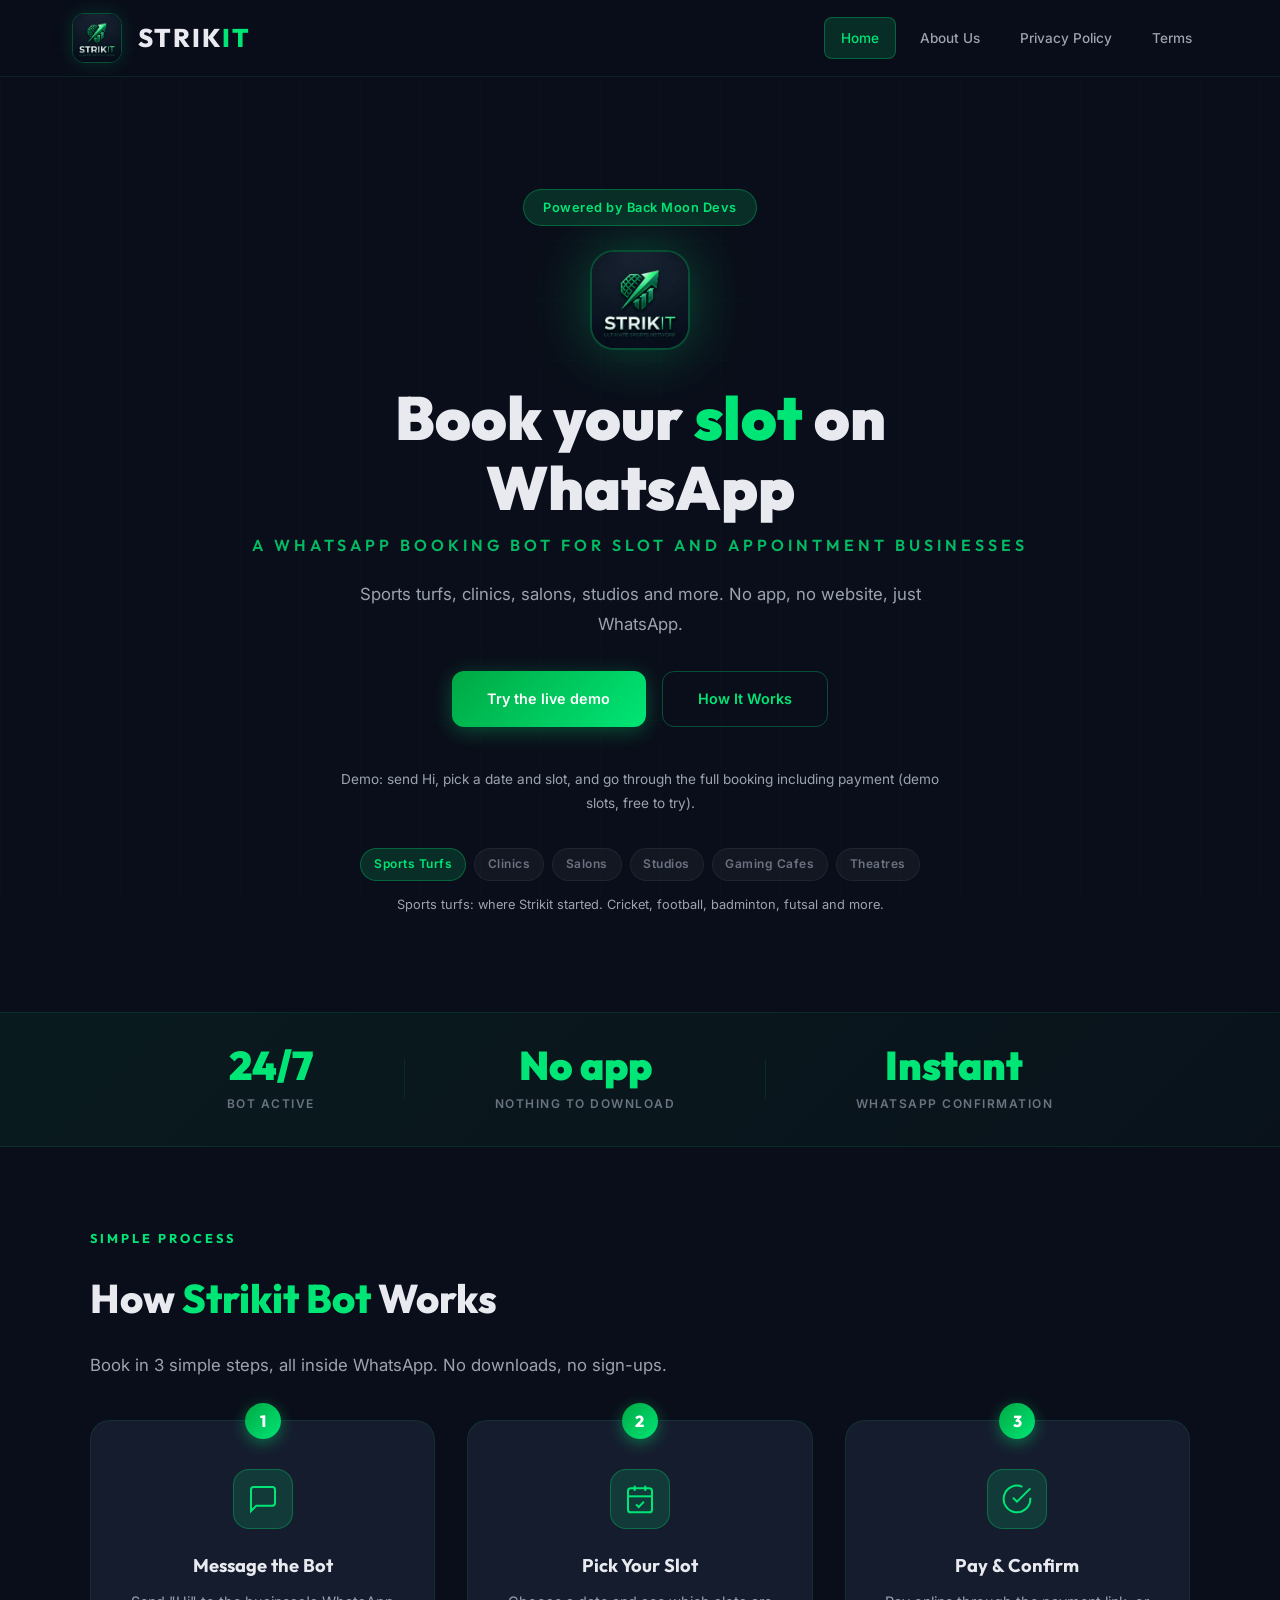
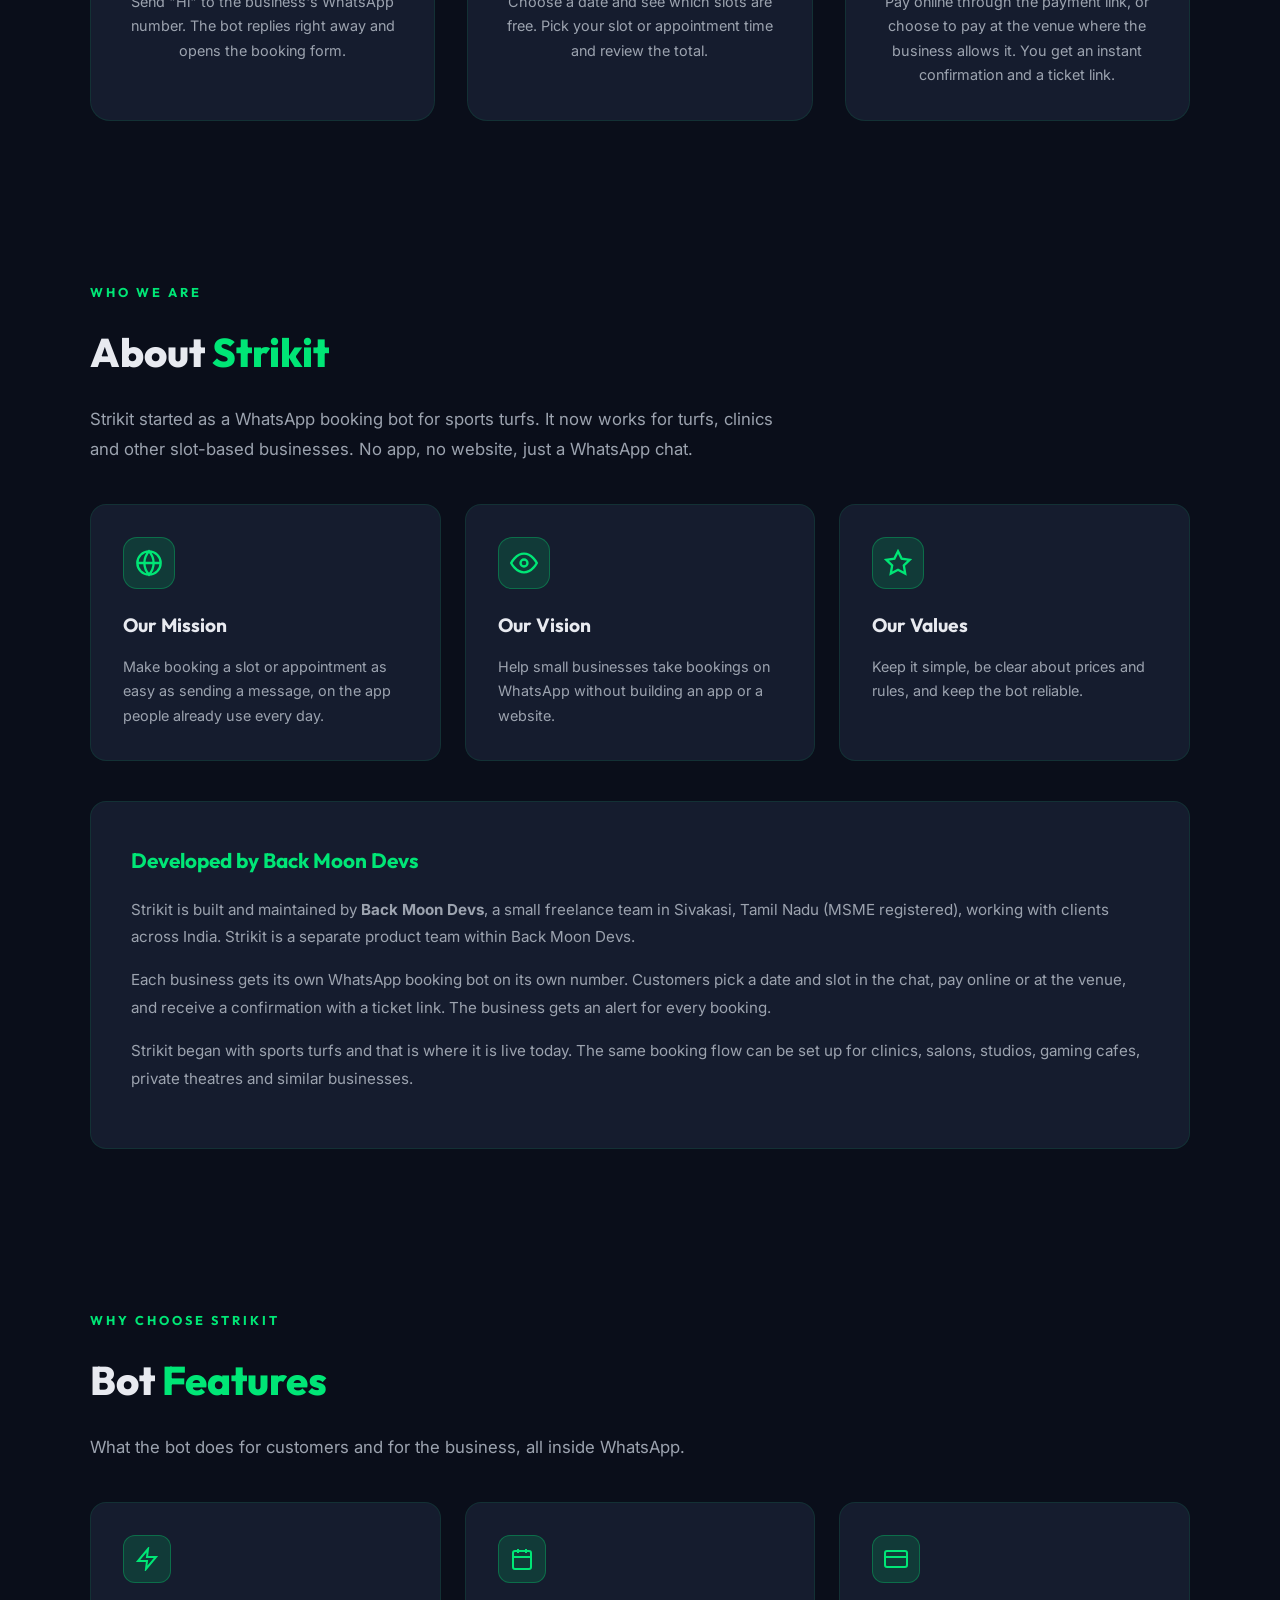
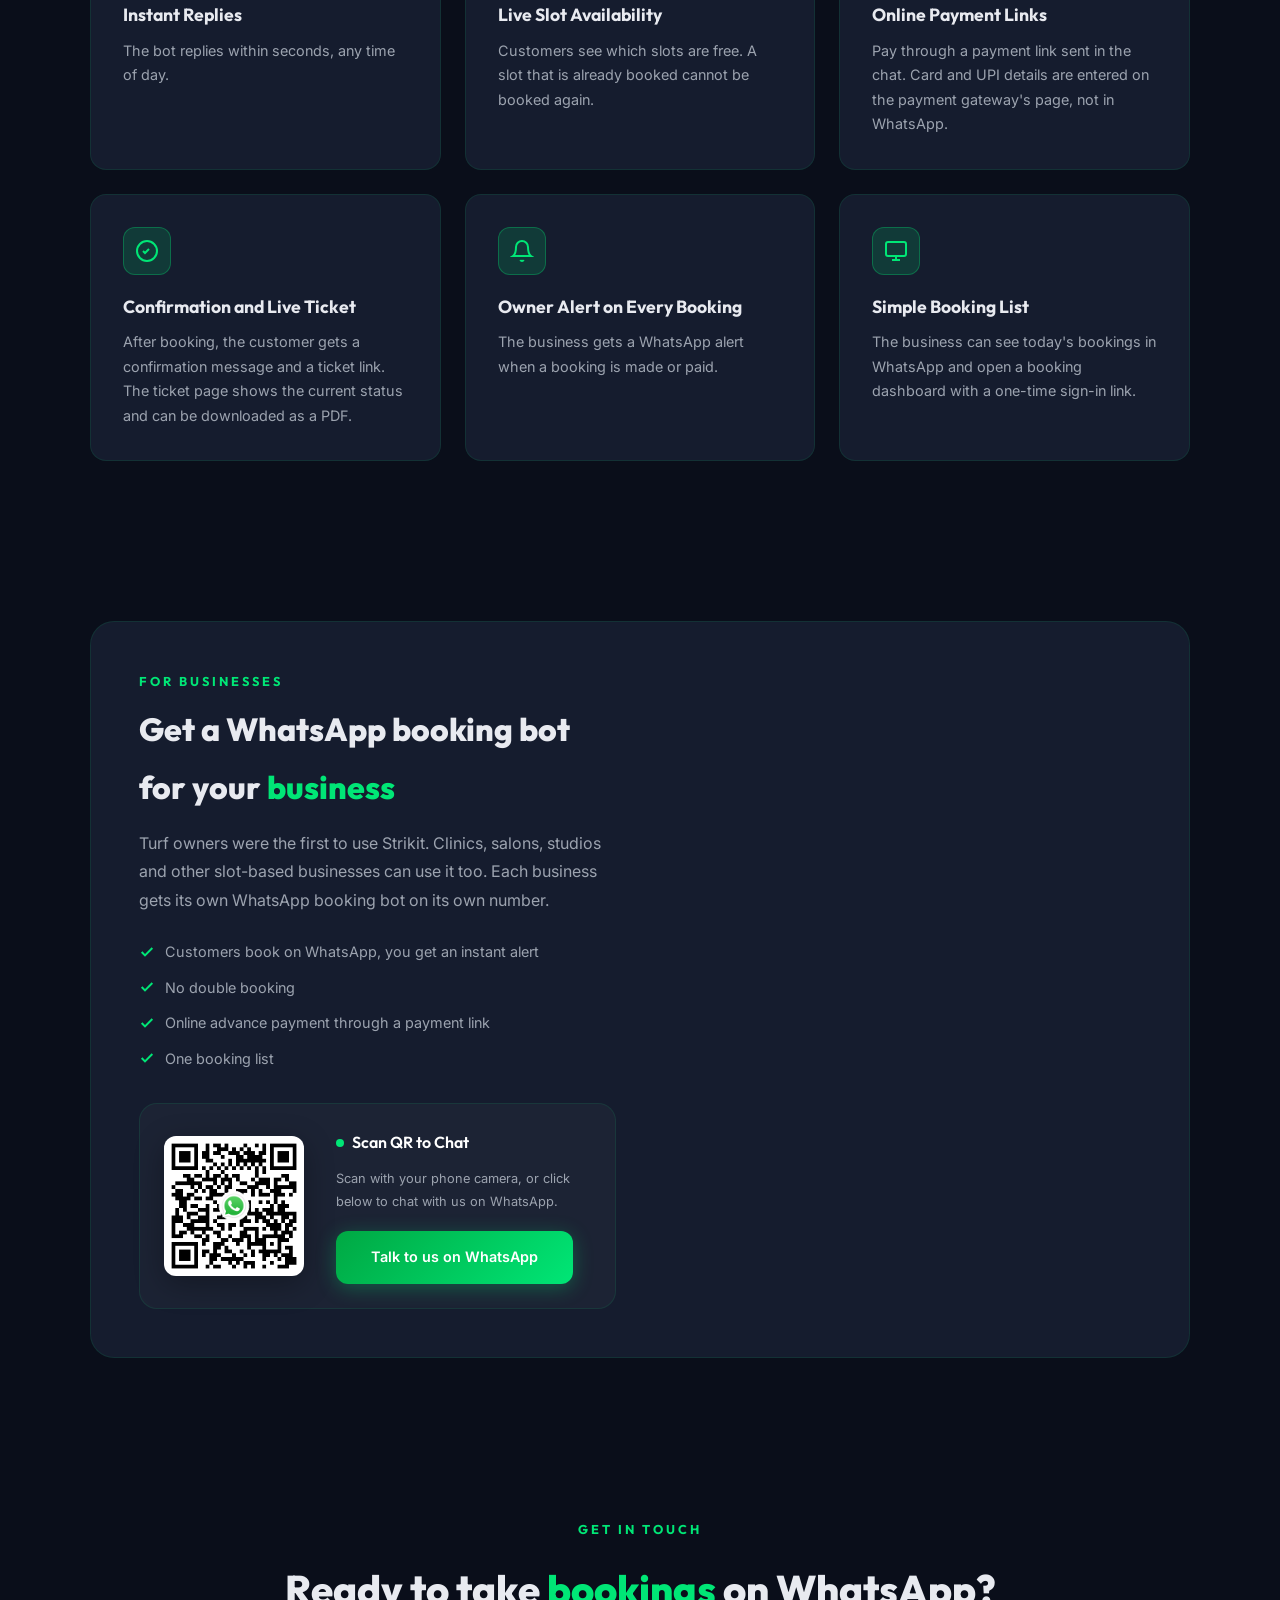
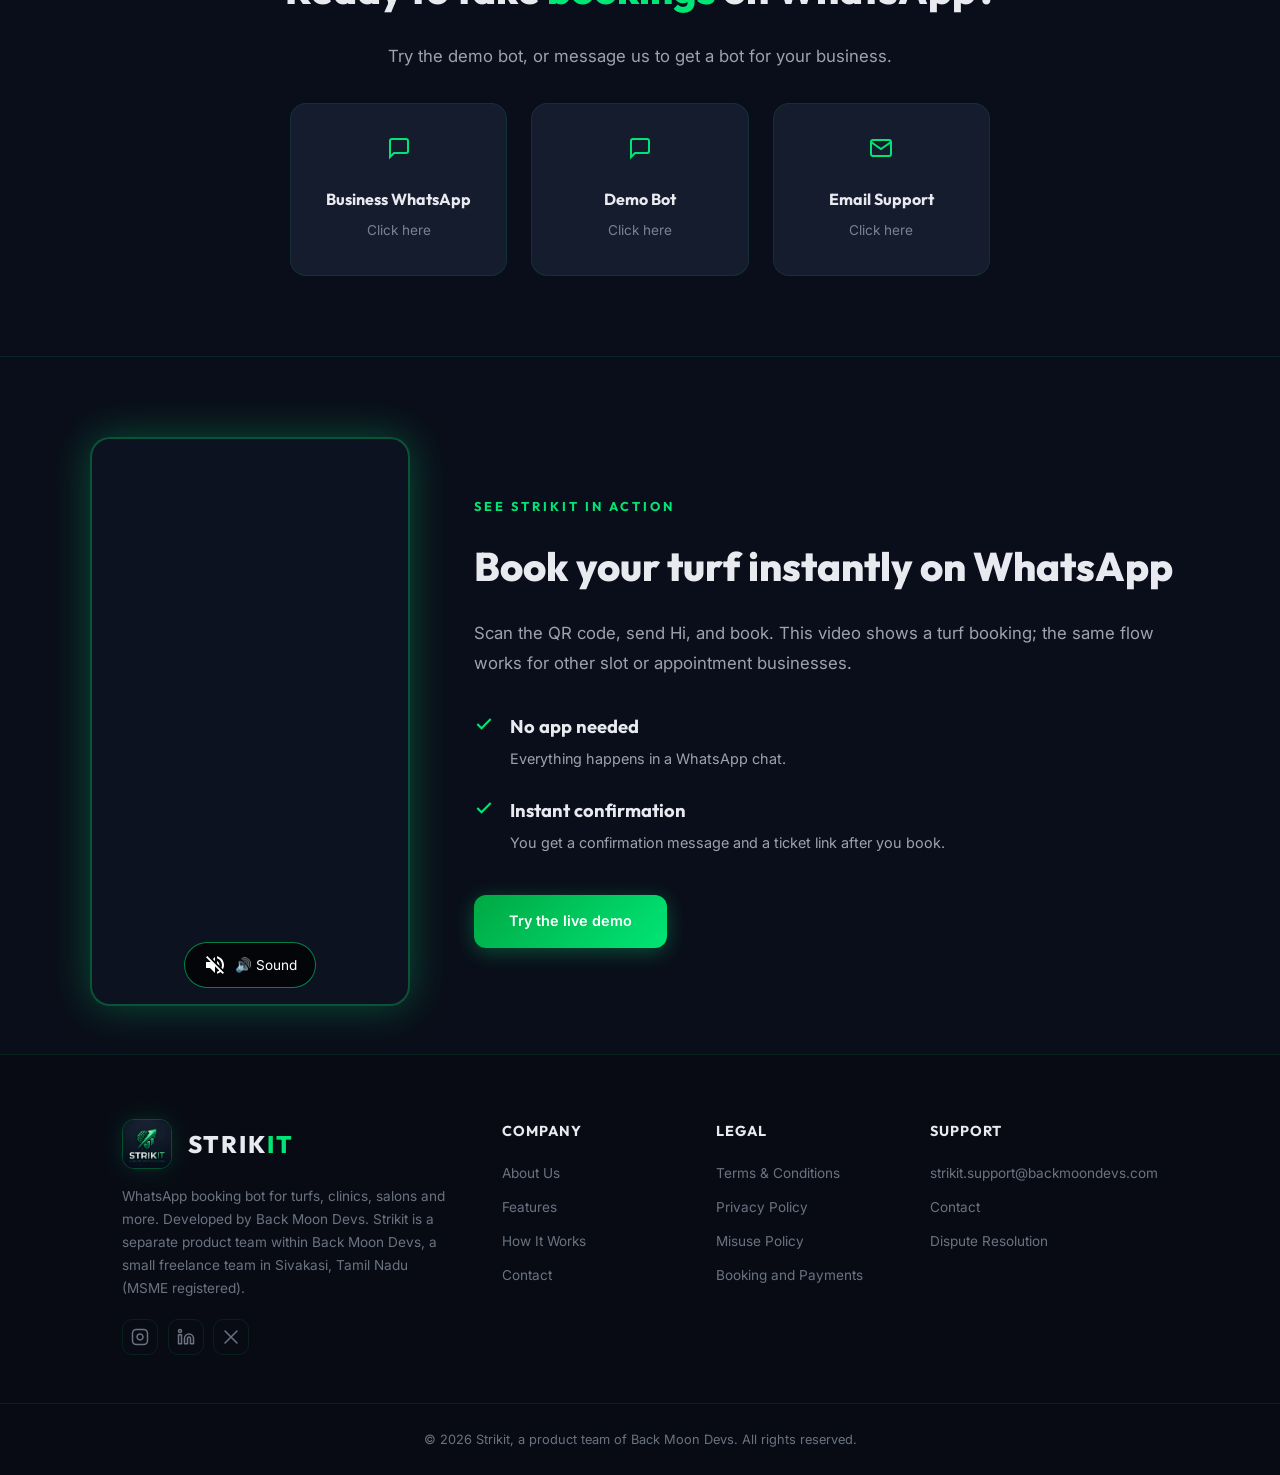
<file: index.html>
<!DOCTYPE html>
<html lang="en">
<head>
  <meta charset="UTF-8">
  <meta name="viewport" content="width=device-width, initial-scale=1.0">
  <meta name="description" content="Book slots and appointments on WhatsApp: pick a date and time, pay online, get instant confirmation. Built by Back Moon Devs.">
  <meta name="keywords" content="Strikit, WhatsApp booking bot, slot booking, appointment booking, turf booking, clinic booking, salon booking, Back Moon Devs">
  <meta name="author" content="Back Moon Devs">
  <meta property="og:title" content="Strikit: WhatsApp Booking Bot for Turfs, Clinics, Salons and More">
  <meta property="og:description" content="Book slots and appointments on WhatsApp: pick a date and time, pay online, get instant confirmation. Built by Back Moon Devs.">
  <meta property="og:type" content="website">
  <meta property="og:url" content="https://strikit.in">
  <meta name="twitter:card" content="summary">
  <meta name="twitter:title" content="Strikit: WhatsApp Booking Bot for Turfs, Clinics, Salons and More">
  <meta name="twitter:description" content="Book slots and appointments on WhatsApp: pick a date and time, pay online, get instant confirmation. Built by Back Moon Devs.">
  <title>Strikit: WhatsApp Booking Bot for Turfs, Clinics, Salons and More | Back Moon Devs</title>
  <link rel="icon" href="logo.jpeg" type="image/jpeg">
  <link rel="stylesheet" href="styles.css">
</head>
<body>
  <div class="bg-effects"><div class="bg-orb bg-orb-1"></div><div class="bg-orb bg-orb-2"></div><div class="bg-orb bg-orb-3"></div></div>
  <div class="bg-grid"></div>

  <!-- HERO -->
  <section class="home-hero">
    <div class="home-hero-content">
      <div class="hero-trust-row">
        <span class="hero-trust-badge">Powered by Back Moon Devs</span>
      </div>
      <img src="logo.jpeg" alt="Strikit Logo" class="home-hero-logo">
      <h1>Book your <span class="highlight">slot</span> on WhatsApp</h1>
      <p class="home-hero-tagline">A WhatsApp booking bot for slot and appointment businesses</p>
      <p class="home-hero-desc">Sports turfs, clinics, salons, studios and more. No app, no website, just WhatsApp.</p>
      <div class="home-hero-actions">
        <a href="https://wa.me/919360756749" target="_blank" rel="noopener noreferrer" class="btn btn-primary">Try the live demo</a>
        <a href="#how-it-works" class="btn btn-outline">How It Works</a>
      </div>
      <p class="home-hero-desc" style="font-size:0.85rem;margin-top:1rem;">Demo: send Hi, pick a date and slot, and go through the full booking including payment (demo slots, free to try).</p>
      <div class="hero-sports-tags">
        <span class="sport-tag" style="color:var(--green-primary);border-color:var(--border-active);background:var(--green-glow);">Sports Turfs</span>
        <span class="sport-tag">Clinics</span>
        <span class="sport-tag">Salons</span>
        <span class="sport-tag">Studios</span>
        <span class="sport-tag">Gaming Cafes</span>
        <span class="sport-tag">Theatres</span>
      </div>
      <p class="home-hero-desc" style="font-size:0.8rem;margin-top:0.75rem;">Sports turfs: where Strikit started. Cricket, football, badminton, futsal and more.</p>
    </div>
  </section>

  <!-- STATS BANNER -->
  <section class="stats-banner">
    <div class="stats-banner-inner">
      <div class="stat-item"><span class="stat-num">24/7</span><span class="stat-label">Bot Active</span></div>
      <div class="stat-divider"></div>
      <div class="stat-item"><span class="stat-num">No app</span><span class="stat-label">Nothing to Download</span></div>
      <div class="stat-divider"></div>
      <div class="stat-item"><span class="stat-num">Instant</span><span class="stat-label">WhatsApp Confirmation</span></div>
    </div>
  </section>

  <!-- HOW IT WORKS -->
  <section class="home-section" id="how-it-works">
    <div class="home-section-inner">
      <div class="section-label">Simple Process</div>
      <h2>How <span class="highlight">Strikit Bot</span> Works</h2>
      <p class="section-lead">Book in 3 simple steps, all inside WhatsApp. No downloads, no sign-ups.</p>
      <div class="steps-grid">
        <div class="step-card fade-in">
          <div class="step-number">1</div>
          <div class="step-line"></div>
          <div class="step-icon"><svg width="32" height="32" viewBox="0 0 24 24" fill="none" stroke="currentColor" stroke-width="1.5"><path d="M21 15a2 2 0 0 1-2 2H7l-4 4V5a2 2 0 0 1 2-2h14a2 2 0 0 1 2 2z"/></svg></div>
          <h3>Message the Bot</h3>
          <p>Send "Hi" to the business's WhatsApp number. The bot replies right away and opens the booking form.</p>
        </div>
        <div class="step-card fade-in">
          <div class="step-number">2</div>
          <div class="step-line"></div>
          <div class="step-icon"><svg width="32" height="32" viewBox="0 0 24 24" fill="none" stroke="currentColor" stroke-width="1.5"><rect x="3" y="4" width="18" height="18" rx="2" ry="2"/><line x1="16" y1="2" x2="16" y2="6"/><line x1="8" y1="2" x2="8" y2="6"/><line x1="3" y1="10" x2="21" y2="10"/><path d="m9 16 2 2 4-4"/></svg></div>
          <h3>Pick Your Slot</h3>
          <p>Choose a date and see which slots are free. Pick your slot or appointment time and review the total.</p>
        </div>
        <div class="step-card fade-in">
          <div class="step-number">3</div>
          <div class="step-icon"><svg width="32" height="32" viewBox="0 0 24 24" fill="none" stroke="currentColor" stroke-width="1.5"><path d="M22 11.08V12a10 10 0 1 1-5.93-9.14"/><polyline points="22 4 12 14.01 9 11.01"/></svg></div>
          <h3>Pay & Confirm</h3>
          <p>Pay online through the payment link, or choose to pay at the venue where the business allows it. You get an instant confirmation and a ticket link.</p>
        </div>
      </div>
    </div>
  </section>

  <!-- ABOUT US -->
  <section class="home-section" id="about">
    <div class="home-section-inner">
      <div class="section-label">Who We Are</div>
      <h2>About <span class="highlight">Strikit</span></h2>
      <p class="section-lead">Strikit started as a WhatsApp booking bot for sports turfs. It now works for turfs, clinics and other slot-based businesses. No app, no website, just a WhatsApp chat.</p>
      <div class="about-grid">
        <div class="about-card fade-in">
          <div class="about-card-icon"><svg width="28" height="28" viewBox="0 0 24 24" fill="none" stroke="currentColor" stroke-width="2"><circle cx="12" cy="12" r="10"/><path d="M2 12h20M12 2a15.3 15.3 0 0 1 4 10 15.3 15.3 0 0 1-4 10 15.3 15.3 0 0 1-4-10 15.3 15.3 0 0 1 4-10z"/></svg></div>
          <h3>Our Mission</h3>
          <p>Make booking a slot or appointment as easy as sending a message, on the app people already use every day.</p>
        </div>
        <div class="about-card fade-in">
          <div class="about-card-icon"><svg width="28" height="28" viewBox="0 0 24 24" fill="none" stroke="currentColor" stroke-width="2"><path d="M1 12s4-8 11-8 11 8 11 8-4 8-11 8-11-8-11-8z"/><circle cx="12" cy="12" r="3"/></svg></div>
          <h3>Our Vision</h3>
          <p>Help small businesses take bookings on WhatsApp without building an app or a website.</p>
        </div>
        <div class="about-card fade-in">
          <div class="about-card-icon"><svg width="28" height="28" viewBox="0 0 24 24" fill="none" stroke="currentColor" stroke-width="2"><polygon points="12 2 15.09 8.26 22 9.27 17 14.14 18.18 21.02 12 17.77 5.82 21.02 7 14.14 2 9.27 8.91 8.26 12 2"/></svg></div>
          <h3>Our Values</h3>
          <p>Keep it simple, be clear about prices and rules, and keep the bot reliable.</p>
        </div>
      </div>
      <div class="about-story fade-in">
        <h3>Developed by Back Moon Devs</h3>
        <p>Strikit is built and maintained by <strong>Back Moon Devs</strong>, a small freelance team in Sivakasi, Tamil Nadu (MSME registered), working with clients across India. Strikit is a separate product team within Back Moon Devs.</p>
        <p>Each business gets its own WhatsApp booking bot on its own number. Customers pick a date and slot in the chat, pay online or at the venue, and receive a confirmation with a ticket link. The business gets an alert for every booking.</p>
        <p>Strikit began with sports turfs and that is where it is live today. The same booking flow can be set up for clinics, salons, studios, gaming cafes, private theatres and similar businesses.</p>
      </div>
    </div>
  </section>

  <!-- FEATURES -->
  <section class="home-section" id="features">
    <div class="home-section-inner">
      <div class="section-label">Why Choose Strikit</div>
      <h2>Bot <span class="highlight">Features</span></h2>
      <p class="section-lead">What the bot does for customers and for the business, all inside WhatsApp.</p>
      <div class="features-grid">
        <div class="feature-card fade-in"><div class="feature-icon-wrap"><svg width="24" height="24" viewBox="0 0 24 24" fill="none" stroke="currentColor" stroke-width="2"><polygon points="13 2 3 14 12 14 11 22 21 10 12 10 13 2"/></svg></div><h3>Instant Replies</h3><p>The bot replies within seconds, any time of day.</p></div>
        <div class="feature-card fade-in"><div class="feature-icon-wrap"><svg width="24" height="24" viewBox="0 0 24 24" fill="none" stroke="currentColor" stroke-width="2"><rect x="3" y="4" width="18" height="18" rx="2" ry="2"/><line x1="16" y1="2" x2="16" y2="6"/><line x1="8" y1="2" x2="8" y2="6"/><line x1="3" y1="10" x2="21" y2="10"/></svg></div><h3>Live Slot Availability</h3><p>Customers see which slots are free. A slot that is already booked cannot be booked again.</p></div>
        <div class="feature-card fade-in"><div class="feature-icon-wrap"><svg width="24" height="24" viewBox="0 0 24 24" fill="none" stroke="currentColor" stroke-width="2"><rect x="1" y="4" width="22" height="16" rx="2" ry="2"/><line x1="1" y1="10" x2="23" y2="10"/></svg></div><h3>Online Payment Links</h3><p>Pay through a payment link sent in the chat. Card and UPI details are entered on the payment gateway's page, not in WhatsApp.</p></div>
        <div class="feature-card fade-in"><div class="feature-icon-wrap"><svg width="24" height="24" viewBox="0 0 24 24" fill="none" stroke="currentColor" stroke-width="2"><circle cx="12" cy="12" r="10"/><path d="M8 12l2 2 4-4"/></svg></div><h3>Confirmation and Live Ticket</h3><p>After booking, the customer gets a confirmation message and a ticket link. The ticket page shows the current status and can be downloaded as a PDF.</p></div>
        <div class="feature-card fade-in"><div class="feature-icon-wrap"><svg width="24" height="24" viewBox="0 0 24 24" fill="none" stroke="currentColor" stroke-width="2"><path d="M18 8A6 6 0 0 0 6 8c0 7-3 9-3 9h18s-3-2-3-9"/><path d="M13.73 21a2 2 0 0 1-3.46 0"/></svg></div><h3>Owner Alert on Every Booking</h3><p>The business gets a WhatsApp alert when a booking is made or paid.</p></div>
        <div class="feature-card fade-in"><div class="feature-icon-wrap"><svg width="24" height="24" viewBox="0 0 24 24" fill="none" stroke="currentColor" stroke-width="2"><rect x="2" y="3" width="20" height="14" rx="2" ry="2"/><line x1="8" y1="21" x2="16" y2="21"/><line x1="12" y1="17" x2="12" y2="21"/></svg></div><h3>Simple Booking List</h3><p>The business can see today's bookings in WhatsApp and open a booking dashboard with a one-time sign-in link.</p></div>
      </div>
    </div>
  </section>

  <!-- FOR BUSINESSES -->
  <section class="home-section owner-cta-section">
    <div class="home-section-inner">
      <div class="owner-cta">
        <div class="owner-cta-content">
          <div class="section-label">For Businesses</div>
          <h2>Get a WhatsApp booking bot for your <span class="highlight">business</span></h2>
          <p>Turf owners were the first to use Strikit. Clinics, salons, studios and other slot-based businesses can use it too. Each business gets its own WhatsApp booking bot on its own number.</p>
          <ul class="owner-benefits">
            <li><svg width="16" height="16" viewBox="0 0 24 24" fill="none" stroke="var(--green-primary)" stroke-width="3"><polyline points="20 6 9 17 4 12"/></svg>Customers book on WhatsApp, you get an instant alert</li>
            <li><svg width="16" height="16" viewBox="0 0 24 24" fill="none" stroke="var(--green-primary)" stroke-width="3"><polyline points="20 6 9 17 4 12"/></svg>No double booking</li>
            <li><svg width="16" height="16" viewBox="0 0 24 24" fill="none" stroke="var(--green-primary)" stroke-width="3"><polyline points="20 6 9 17 4 12"/></svg>Online advance payment through a payment link</li>
            <li><svg width="16" height="16" viewBox="0 0 24 24" fill="none" stroke="var(--green-primary)" stroke-width="3"><polyline points="20 6 9 17 4 12"/></svg>One booking list</li>
          </ul>
          <div class="owner-qr-wrapper">
            <a href="https://wa.me/919360756749" target="_blank" rel="noopener noreferrer" class="owner-qr-link">
              <img src="whatsapp_qr.png" alt="QR code that opens the Strikit WhatsApp demo chat" class="owner-qr-img">
            </a>
            <div class="owner-qr-details">
              <div class="qr-scan-badge">
                <span class="pulse-dot"></span>
                Scan QR to Chat
              </div>
              <p class="qr-subtext">Scan with your phone camera, or click below to chat with us on WhatsApp.</p>
              <a href="https://wa.me/919360756749" target="_blank" rel="noopener noreferrer" class="btn btn-primary">Talk to us on WhatsApp</a>
            </div>
          </div>
        </div>
      </div>
    </div>
  </section>

  <!-- TRUST / CONTACT -->
  <section class="home-section" id="contact">
    <div class="home-section-inner" style="text-align:center;">
      <div class="section-label">Get In Touch</div>
      <h2>Ready to take <span class="highlight">bookings</span> on WhatsApp?</h2>
      <p class="section-lead" style="margin:0 auto 2rem;">Try the demo bot, or message us to get a bot for your business.</p>
      <div class="contact-cards">
        <a class="contact-card" href="https://wa.me/919025488642" target="_blank" rel="noopener noreferrer" aria-label="Business WhatsApp"><svg width="24" height="24" viewBox="0 0 24 24" fill="none" stroke="var(--green-primary)" stroke-width="2"><path d="M21 15a2 2 0 0 1-2 2H7l-4 4V5a2 2 0 0 1 2-2h14a2 2 0 0 1 2 2z"/></svg><h4>Business WhatsApp</h4><p>Click here</p></a>
        <a class="contact-card" href="https://wa.me/919360756749" target="_blank" rel="noopener noreferrer" aria-label="Demo Bot"><svg width="24" height="24" viewBox="0 0 24 24" fill="none" stroke="var(--green-primary)" stroke-width="2"><path d="M21 15a2 2 0 0 1-2 2H7l-4 4V5a2 2 0 0 1 2-2h14a2 2 0 0 1 2 2z"/></svg><h4>Demo Bot</h4><p>Click here</p></a>
        <a class="contact-card" href="mailto:strikit.support@backmoondevs.com" aria-label="Email Support"><svg width="24" height="24" viewBox="0 0 24 24" fill="none" stroke="var(--green-primary)" stroke-width="2"><path d="M4 4h16c1.1 0 2 .9 2 2v12c0 1.1-.9 2-2 2H4c-1.1 0-2-.9-2-2V6c0-1.1.9-2 2-2z"/><polyline points="22,6 12,13 2,6"/></svg><h4>Email Support</h4><p>Click here</p></a>
      </div>
    </div>
  </section>

  <!-- OPTIONAL VIDEO SHOWCASE: configured in site-config.js; removed automatically if no videoSrc is set. -->
  <section class="home-section brand-showcase-section" id="showcase" hidden>
    <div class="home-section-inner">
      <div class="showcase-container">
        <div class="showcase-video-wrap fade-in">
          <video autoplay loop muted playsinline class="showcase-video" aria-label="Strikit demo video"></video>
          <button class="video-unmute-btn" id="unmuteBtn" aria-label="Turn sound on">
            <svg width="24" height="24" viewBox="0 0 24 24" fill="white"><path d="M16.5 12A4.5 4.5 0 0 0 14 7.97v2.21l2.45 2.45c.03-.2.05-.41.05-.63zm2.5 0c0 .94-.2 1.82-.54 2.64l1.51 1.51A8.796 8.796 0 0 0 21 12c0-4.28-2.99-7.86-7-8.77v2.06c2.89.86 5 3.54 5 6.71zM4.27 3 3 4.27 7.73 9H3v6h4l5 5v-6.73l4.25 4.25c-.67.52-1.42.93-2.25 1.18v2.06a8.99 8.99 0 0 0 3.69-1.81L19.73 21 21 19.73l-9-9L4.27 3zM12 4 9.91 6.09 12 8.18V4z"/></svg>
            <span>🔊 Sound</span>
          </button>
        </div>
        <div class="showcase-content fade-in">
          <div class="section-label" id="showcaseLabel"></div>
          <h2 id="showcaseHeadline"></h2>
          <p id="showcaseText"></p>
          <div class="showcase-points" id="showcasePoints"></div>
          <a href="#" id="showcaseBtn" target="_blank" rel="noopener noreferrer" class="btn btn-primary"></a>
        </div>
      </div>
    </div>
  </section>

  <!-- FOOTER -->
  <footer class="site-footer">
    <div class="footer-main">
      <div class="footer-brand">
        <div class="footer-logo-row">
          <img src="logo.jpeg" alt="Strikit" class="footer-logo-img">
          <div class="footer-logo-text"><span>STRIK</span><span>IT</span></div>
        </div>
        <p>WhatsApp booking bot for turfs, clinics, salons and more. Developed by Back Moon Devs. Strikit is a separate product team within Back Moon Devs, a small freelance team in Sivakasi, Tamil Nadu (MSME registered).</p>
        <div class="footer-social">
          <a href="https://www.instagram.com/backmoondevs/" target="_blank" rel="noopener noreferrer" class="social-link" aria-label="Instagram"><svg width="18" height="18" viewBox="0 0 24 24" fill="none" stroke="currentColor" stroke-width="2"><rect x="2" y="2" width="20" height="20" rx="5" ry="5"/><path d="M16 11.37A4 4 0 1 1 12.63 8 4 4 0 0 1 16 11.37z"/><line x1="17.5" y1="6.5" x2="17.51" y2="6.5"/></svg></a>
          <a href="https://www.linkedin.com/company/124243946/" target="_blank" rel="noopener noreferrer" class="social-link" aria-label="LinkedIn"><svg width="18" height="18" viewBox="0 0 24 24" fill="none" stroke="currentColor" stroke-width="2" stroke-linecap="round" stroke-linejoin="round"><path d="M16 8a6 6 0 0 1 6 6v7h-4v-7a2 2 0 0 0-2-2 2 2 0 0 0-2 2v7h-4v-7a6 6 0 0 1 6-6z"/><rect x="2" y="9" width="4" height="12"/><circle cx="4" cy="4" r="2"/></svg></a>
          <a href="https://x.com/BackMoonDevs" target="_blank" rel="noopener noreferrer" class="social-link" aria-label="X (Twitter)"><svg width="18" height="18" viewBox="0 0 24 24" fill="none" stroke="currentColor" stroke-width="2" stroke-linecap="round"><path d="M4 4l16 16M20 4L4 20"/></svg></a>
        </div>
      </div>
      <div class="footer-links-group">
        <h4>Company</h4>
        <a href="#about">About Us</a>
        <a href="#features">Features</a>
        <a href="#how-it-works">How It Works</a>
        <a href="#contact">Contact</a>
      </div>
      <div class="footer-links-group">
        <h4>Legal</h4>
        <a href="terms.html">Terms & Conditions</a>
        <a href="privacy.html">Privacy Policy</a>
        <a href="terms.html#punishments">Misuse Policy</a>
        <a href="terms.html#booking">Booking and Payments</a>
      </div>
      <div class="footer-links-group">
        <h4>Support</h4>
        <a href="mailto:strikit.support@backmoondevs.com">strikit.support@backmoondevs.com</a>
        <a href="#contact">Contact</a>
        <a href="terms.html#dispute">Dispute Resolution</a>
      </div>
    </div>
    <div class="footer-bottom">
      <p>&copy; 2026 Strikit, a product team of Back Moon Devs. All rights reserved.</p>
    </div>
  </footer>

  <script src="nav.js"></script>
  <script src="site-config.js"></script>
  <script>
    createNav('home');

    // Scroll fade-in animation
    const observer = new IntersectionObserver((entries) => {
      entries.forEach(e => { if (e.isIntersecting) { e.target.classList.add('visible'); observer.unobserve(e.target); }});
    }, { threshold: 0.15 });
    document.querySelectorAll('.fade-in').forEach(el => observer.observe(el));

    // Optional showcase video, driven by site-config.js
    (function () {
      const sec = document.getElementById('showcase');
      const cfg = (window.STRIKIT_SITE_CONFIG || {}).showcase;
      if (!sec) return;
      if (!cfg || !cfg.videoSrc) { sec.remove(); return; }
      const v = sec.querySelector('video');
      const src = document.createElement('source');
      src.src = cfg.videoSrc; src.type = 'video/mp4';
      v.appendChild(src);
      document.getElementById('showcaseLabel').textContent = cfg.label || '';
      document.getElementById('showcaseHeadline').textContent = cfg.headline || '';
      document.getElementById('showcaseText').textContent = cfg.text || '';
      const pts = document.getElementById('showcasePoints');
      (cfg.points || []).forEach(p => {
        const d = document.createElement('div'); d.className = 'showcase-point';
        d.innerHTML = '<svg width="20" height="20" viewBox="0 0 24 24" fill="none" stroke="var(--green-primary)" stroke-width="2.5"><polyline points="20 6 9 17 4 12"/></svg><div><h4></h4><p></p></div>';
        d.querySelector('h4').textContent = p.title; d.querySelector('p').textContent = p.text;
        pts.appendChild(d);
      });
      const btn = document.getElementById('showcaseBtn');
      if (cfg.buttonText && cfg.buttonHref) { btn.textContent = cfg.buttonText; btn.href = cfg.buttonHref; } else { btn.remove(); }
      sec.hidden = false;
      sec.querySelectorAll('.fade-in').forEach(el => observer.observe(el));
    })();

    // Video: autoplay muted, click/tap video or button to unmute, scroll-based play/pause
    const brandVideo = document.querySelector('.showcase-video');
    const unmuteBtn = document.getElementById('unmuteBtn');
    if (brandVideo && unmuteBtn) {
      let soundEnabled = false;

      // Unmute handler — works on both button and video click
      const enableSound = () => {
        soundEnabled = true;
        brandVideo.muted = false;
        brandVideo.play().catch(() => {});
        unmuteBtn.classList.add('hidden');
        brandVideo.style.cursor = 'default';
      };

      unmuteBtn.addEventListener('click', enableSound);
      brandVideo.addEventListener('click', () => { if (!soundEnabled) enableSound(); });
      brandVideo.style.cursor = 'pointer';

      // Scroll: play when visible, pause+mute when not
      const videoObserver = new IntersectionObserver((entries) => {
        entries.forEach(e => {
          if (e.isIntersecting) {
            brandVideo.play().catch(() => {});
            if (soundEnabled) brandVideo.muted = false;
          } else {
            brandVideo.muted = true;
            brandVideo.pause();
          }
        });
      }, { threshold: 0.4 });
      videoObserver.observe(brandVideo);
    }
  </script>
</body>
</html>
</file>
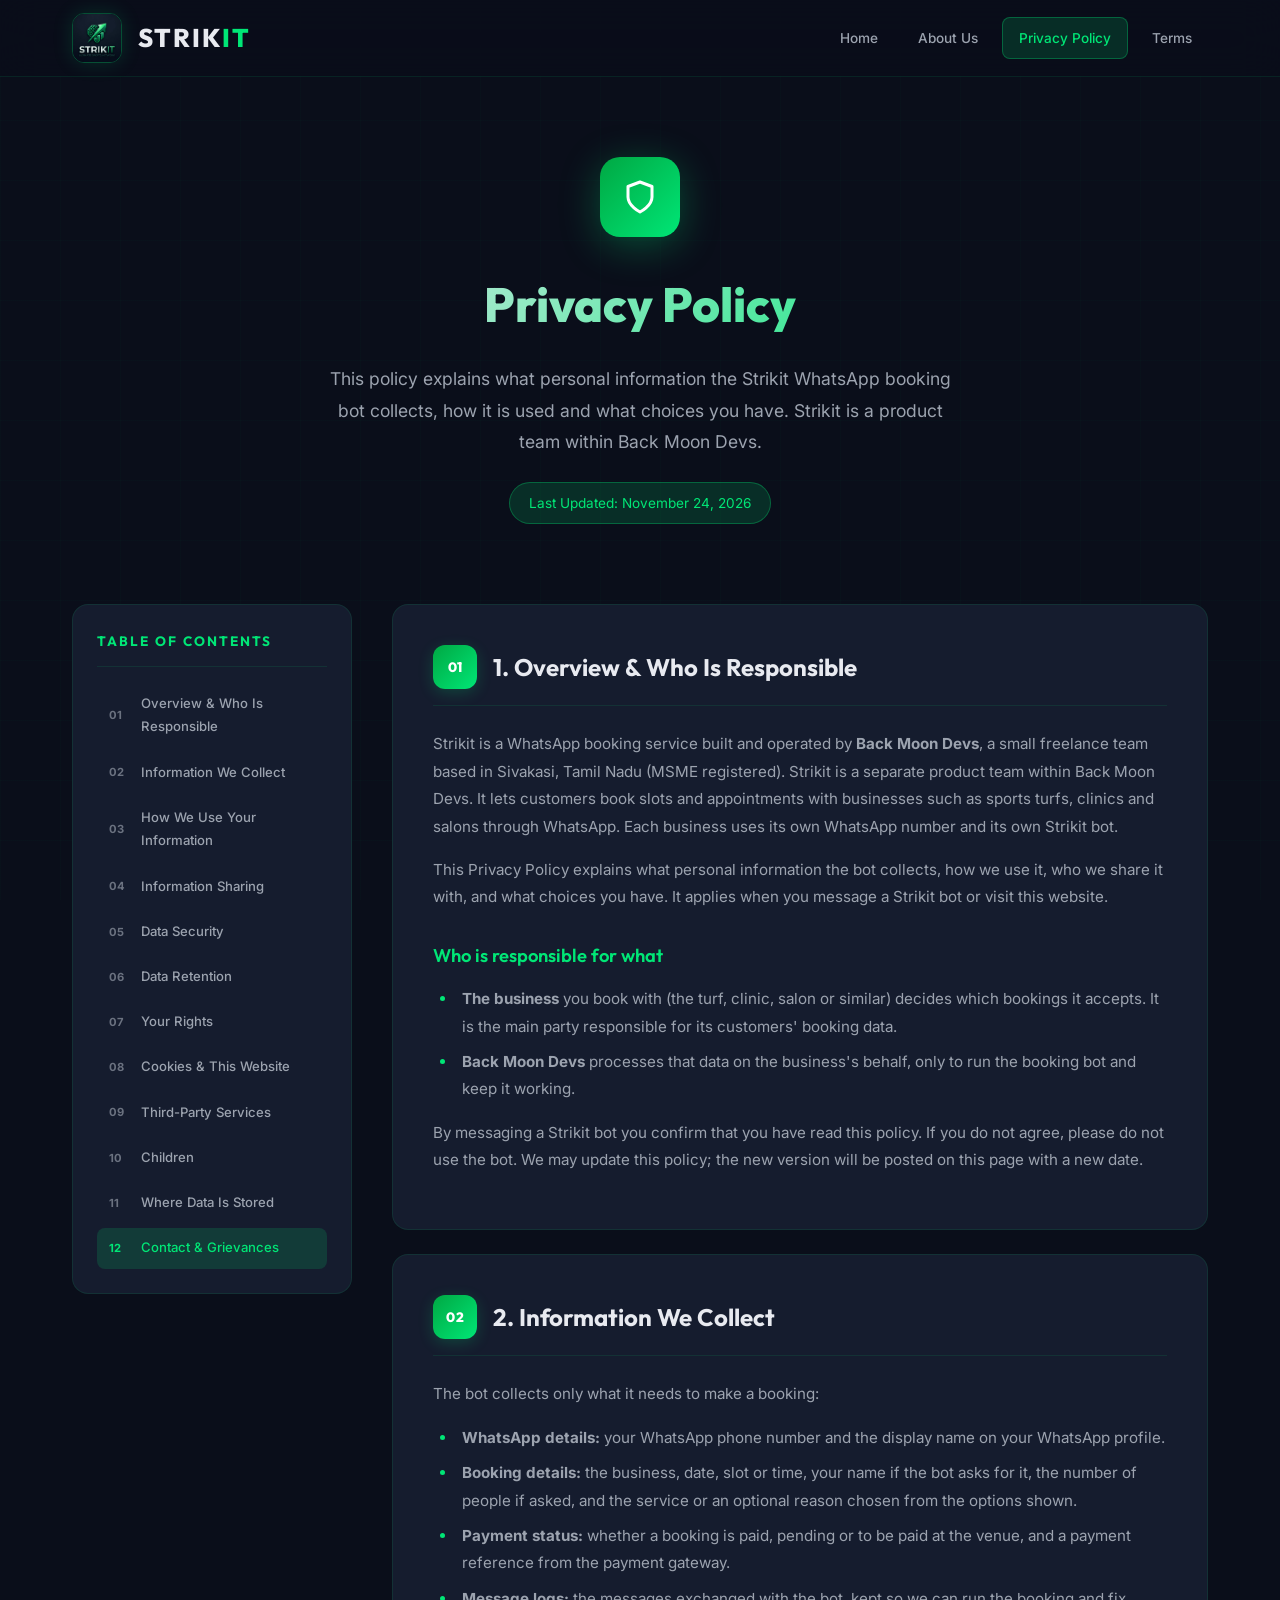
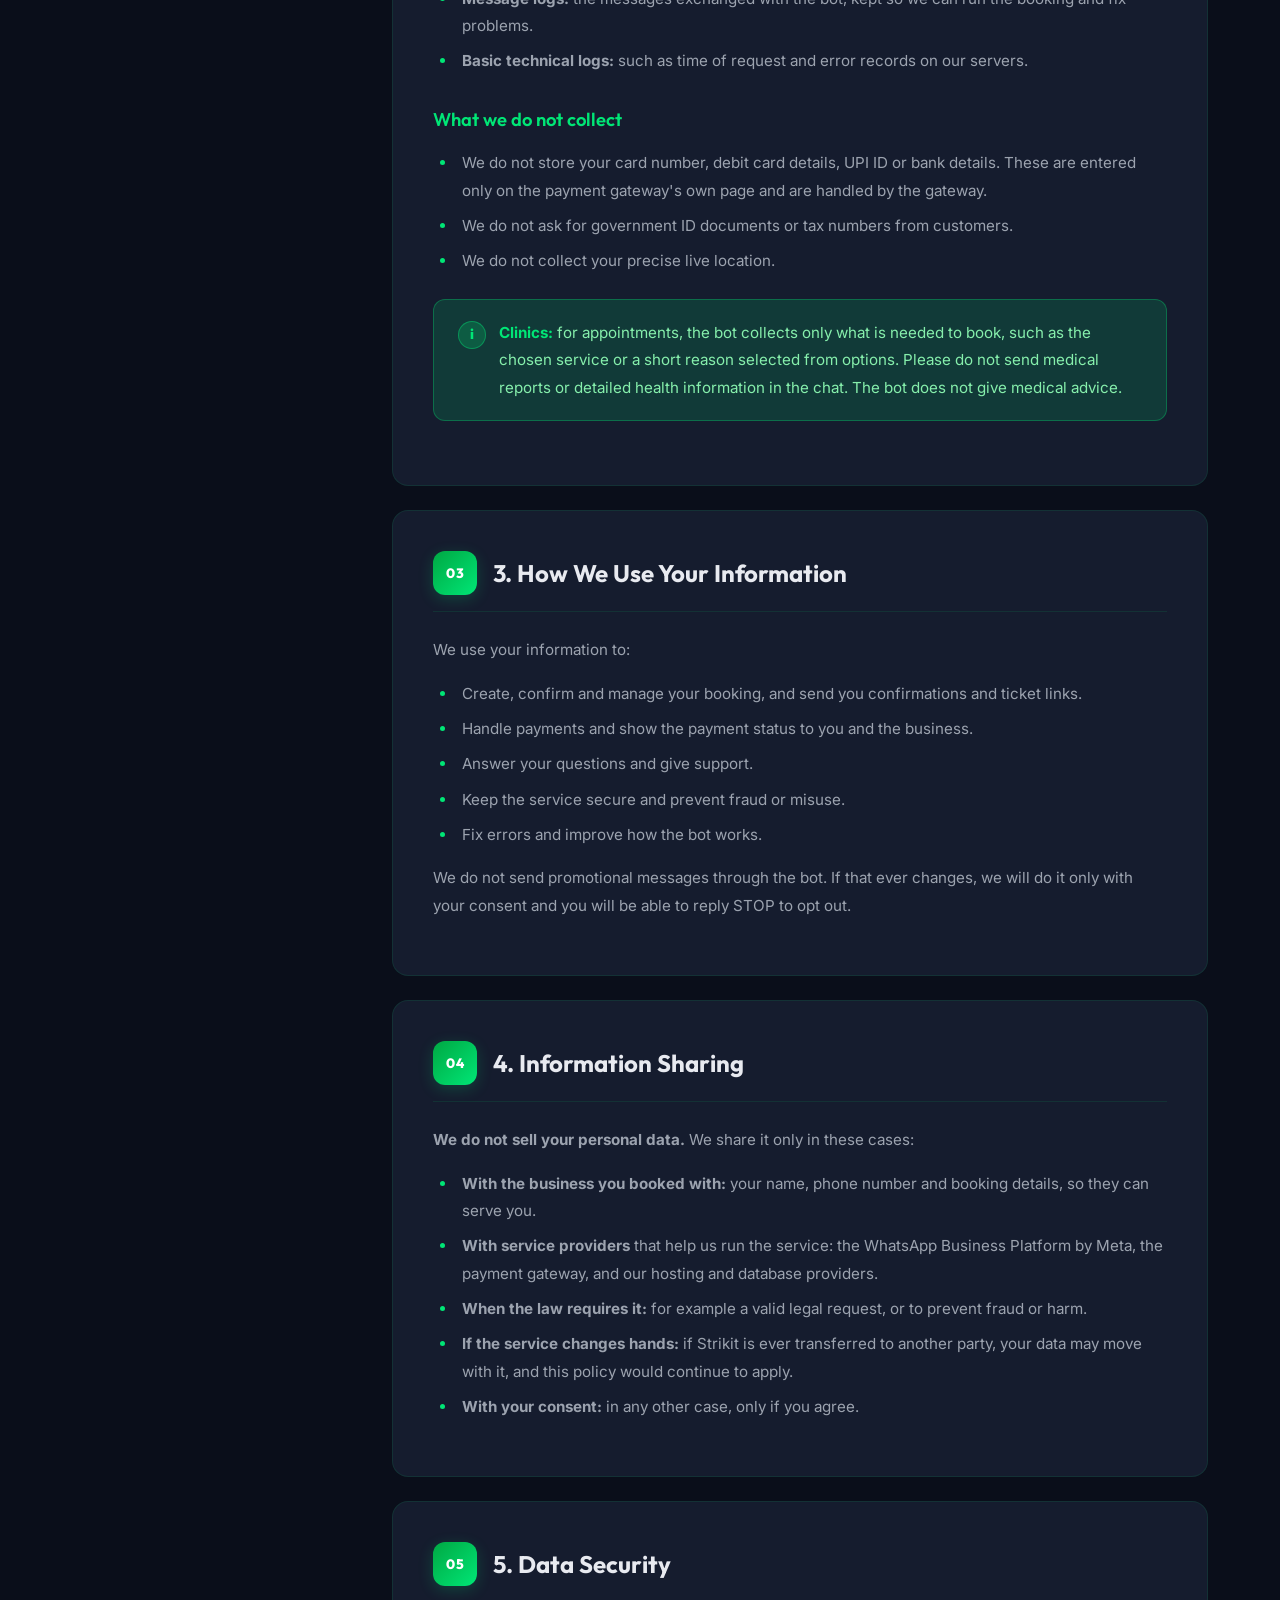
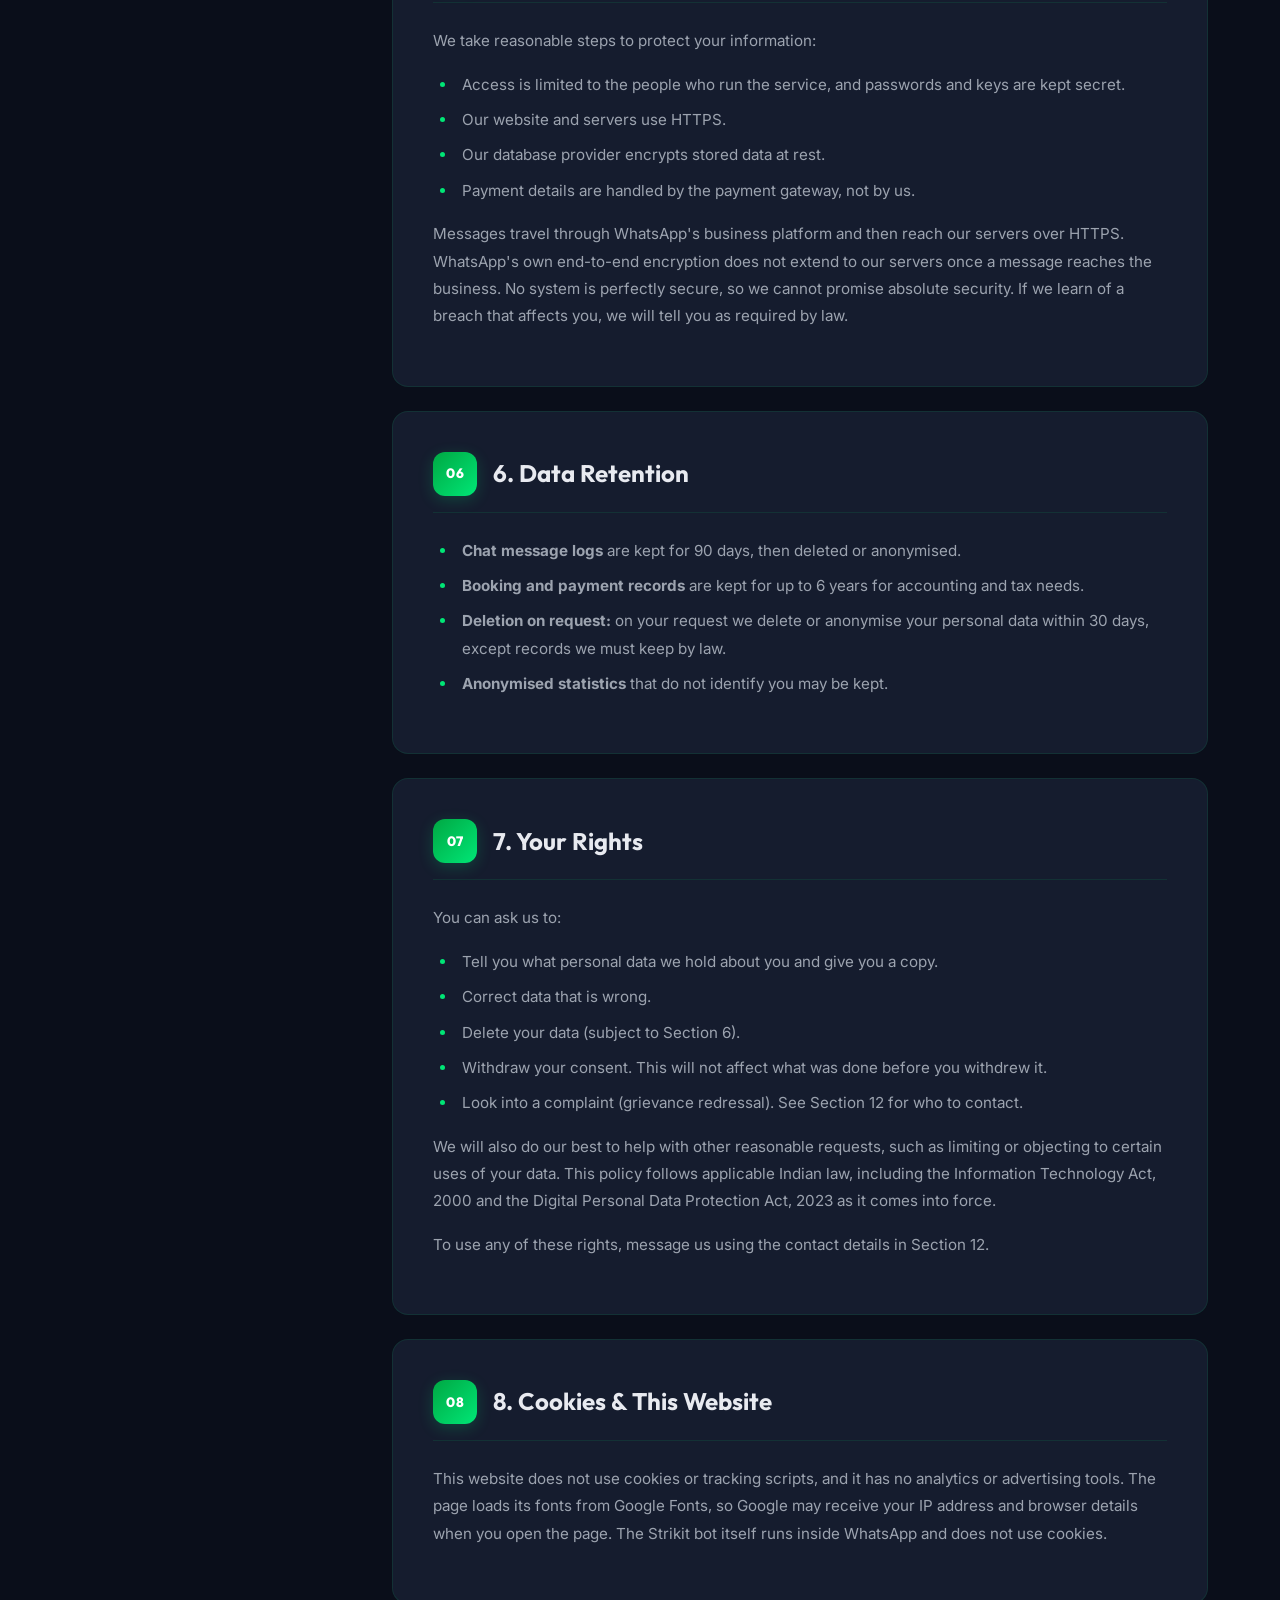
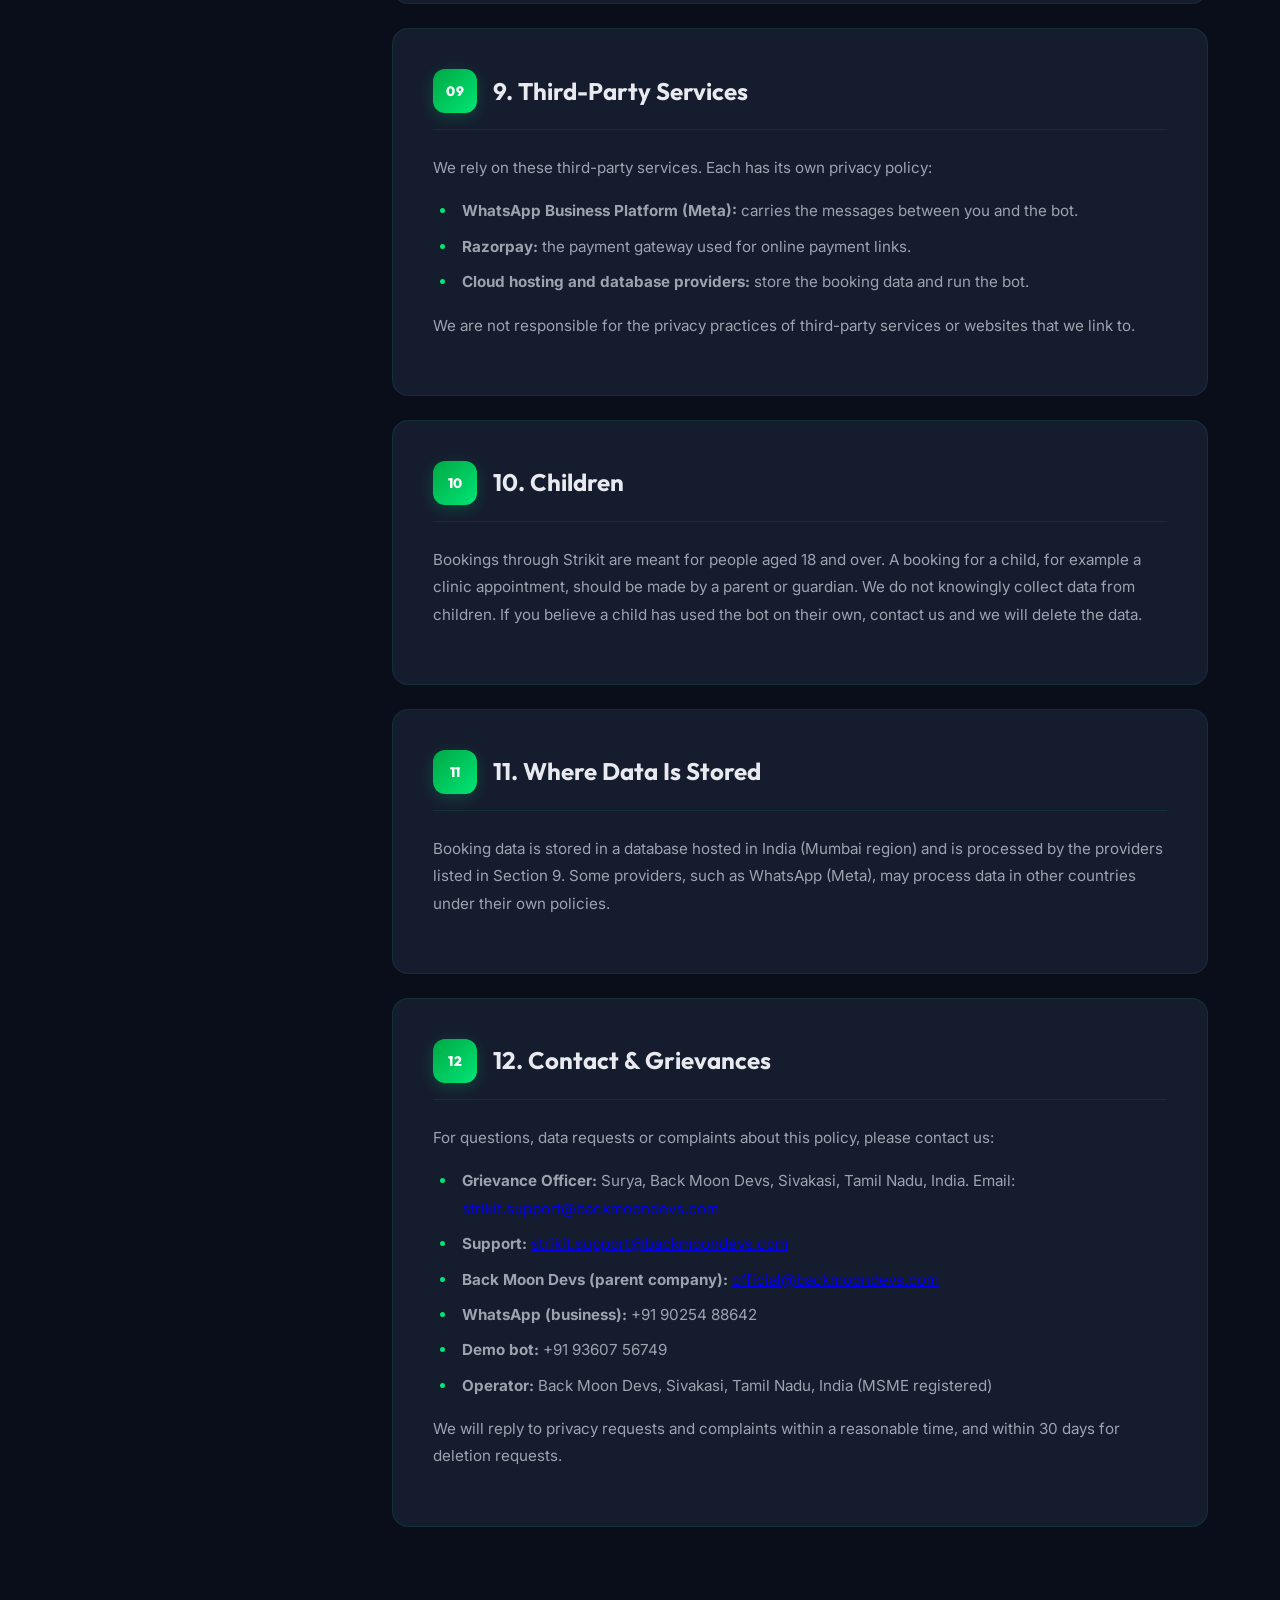
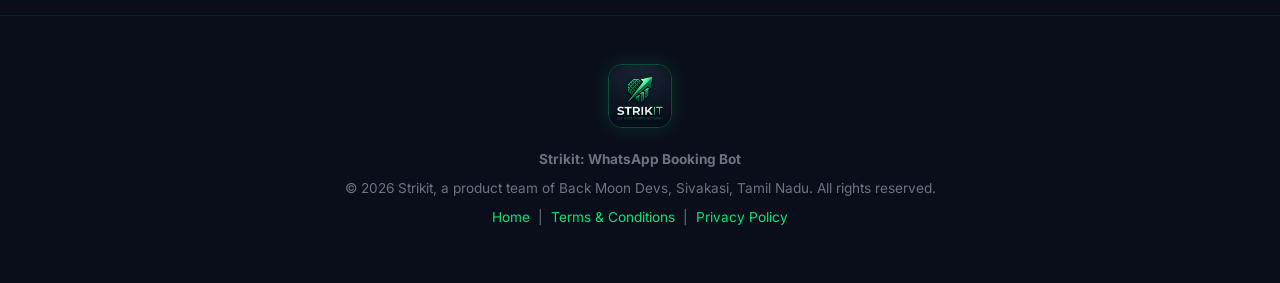
<file: privacy.html>
<!DOCTYPE html>
<html lang="en">
<head>
  <meta charset="UTF-8">
  <meta name="viewport" content="width=device-width, initial-scale=1.0">
  <meta name="description" content="Privacy Policy for Strikit, a WhatsApp booking bot for turfs, clinics, salons and more. Learn what we collect, how we use it and your choices. Developed by Back Moon Devs.">
  <title>Privacy Policy | Strikit WhatsApp Booking Bot | Back Moon Devs</title>
  <link rel="icon" href="logo.jpeg" type="image/jpeg">
  <link rel="stylesheet" href="styles.css">
</head>
<body>
  <div class="bg-effects"><div class="bg-orb bg-orb-1"></div><div class="bg-orb bg-orb-2"></div><div class="bg-orb bg-orb-3"></div></div>
  <div class="bg-grid"></div>

  <section class="hero">
    <div class="hero-icon"><svg width="36" height="36" viewBox="0 0 24 24" fill="none" stroke="white" stroke-width="2" stroke-linecap="round" stroke-linejoin="round"><path d="M12 22s8-4 8-10V5l-8-3-8 3v7c0 6 8 10 8 10z"/></svg></div>
    <h1>Privacy Policy</h1>
    <p class="subtitle">This policy explains what personal information the Strikit WhatsApp booking bot collects, how it is used and what choices you have. Strikit is a product team within Back Moon Devs.</p>
    <div class="effective-date"><span>Last Updated: November 24, 2026</span></div>
  </section>

  <main class="main-container">
    <aside class="sidebar">
      <nav class="toc">
        <div class="toc-title">Table of Contents</div>
        <ul class="toc-list" id="toc-list"></ul>
      </nav>
    </aside>
    <div class="content" id="content-area"></div>
  </main>

  <footer class="footer">
    <img src="logo.jpeg" alt="Strikit" class="footer-logo">
    <p><strong>Strikit: WhatsApp Booking Bot</strong></p>
    <p>&copy; 2026 Strikit, a product team of Back Moon Devs, Sivakasi, Tamil Nadu. All rights reserved.</p>
    <p><a href="index.html">Home</a> &nbsp;|&nbsp; <a href="terms.html">Terms & Conditions</a> &nbsp;|&nbsp; <a href="privacy.html">Privacy Policy</a></p>
  </footer>

  <script src="nav.js"></script>
  <script src="privacy-content.js"></script>
  <script>
    createNav('privacy');
    const tocList = document.getElementById('toc-list');
    const contentArea = document.getElementById('content-area');
    privacySections.forEach((s, i) => {
      const li = document.createElement('li');
      li.innerHTML = `<a href="#${s.id}"><span class="toc-num">${String(i+1).padStart(2,'0')}</span>${s.title.replace(/^\d+\.\s*/,'')}</a>`;
      tocList.appendChild(li);
      const div = document.createElement('section');
      div.className = 'section';
      div.id = s.id;
      div.innerHTML = `<div class="section-header"><div class="section-icon">${s.icon}</div><h2>${s.title}</h2></div>${s.html}`;
      contentArea.appendChild(div);
    });
    const tocLinks = document.querySelectorAll('.toc-list a');
    const sectionEls = document.querySelectorAll('.section');
    const observer = new IntersectionObserver((entries) => {
      entries.forEach(entry => {
        if (entry.isIntersecting) {
          tocLinks.forEach(l => l.classList.remove('active'));
          const active = document.querySelector(`.toc-list a[href="#${entry.target.id}"]`);
          if (active) active.classList.add('active');
        }
      });
    }, { rootMargin: '-20% 0px -70% 0px' });
    sectionEls.forEach(s => observer.observe(s));
  </script>
</body>
</html>
</file>
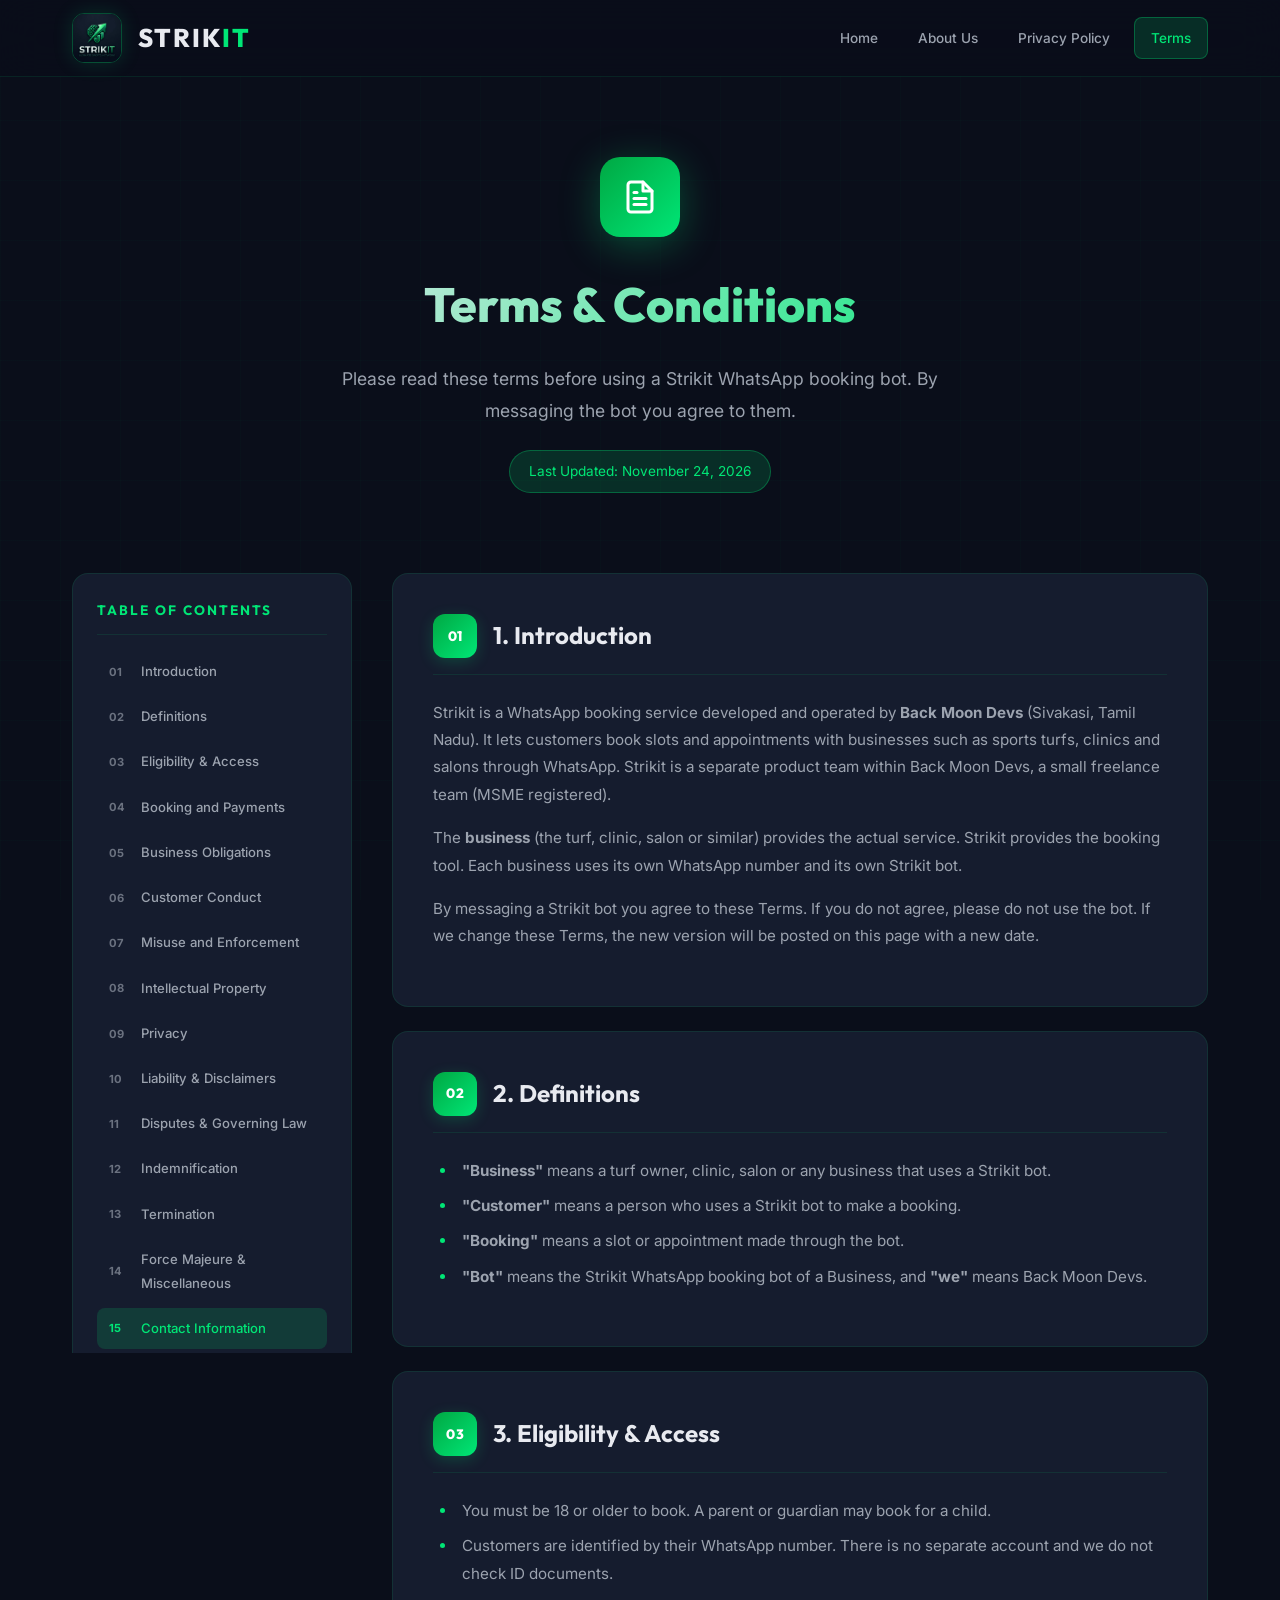
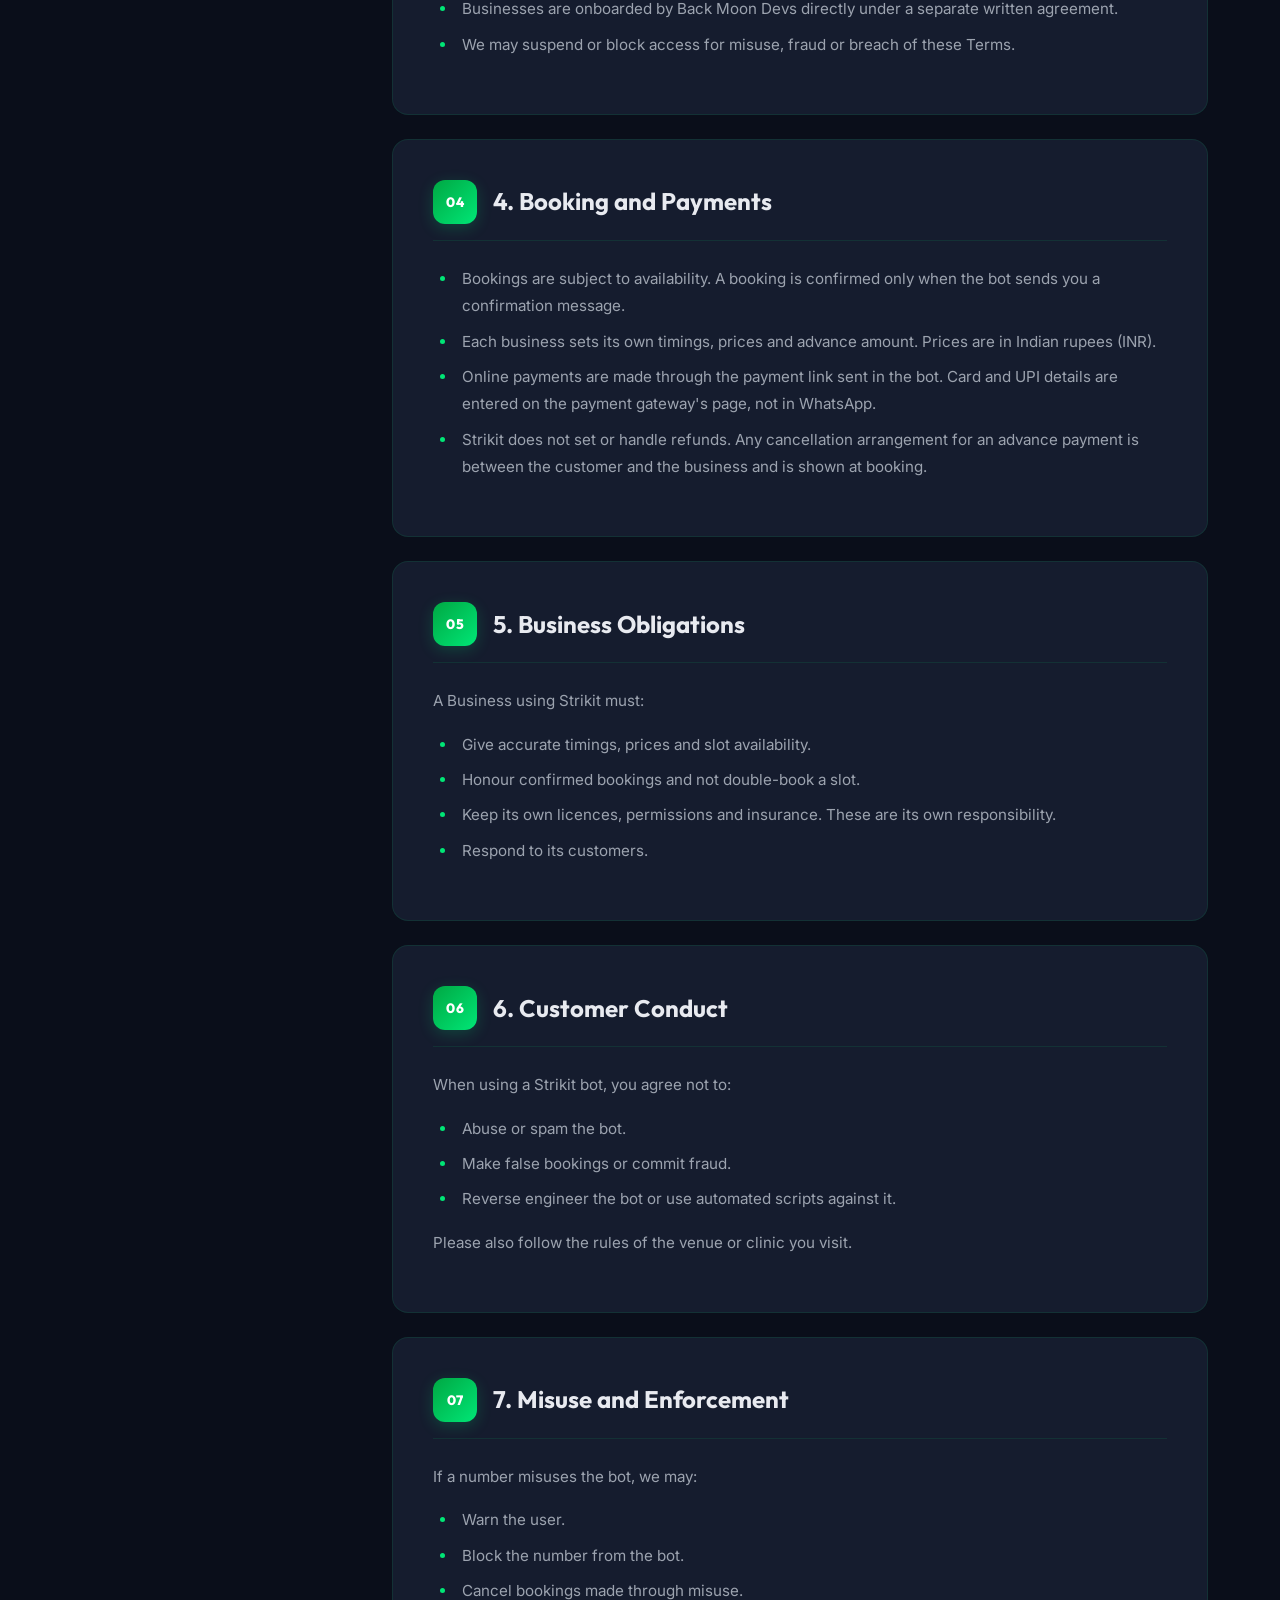
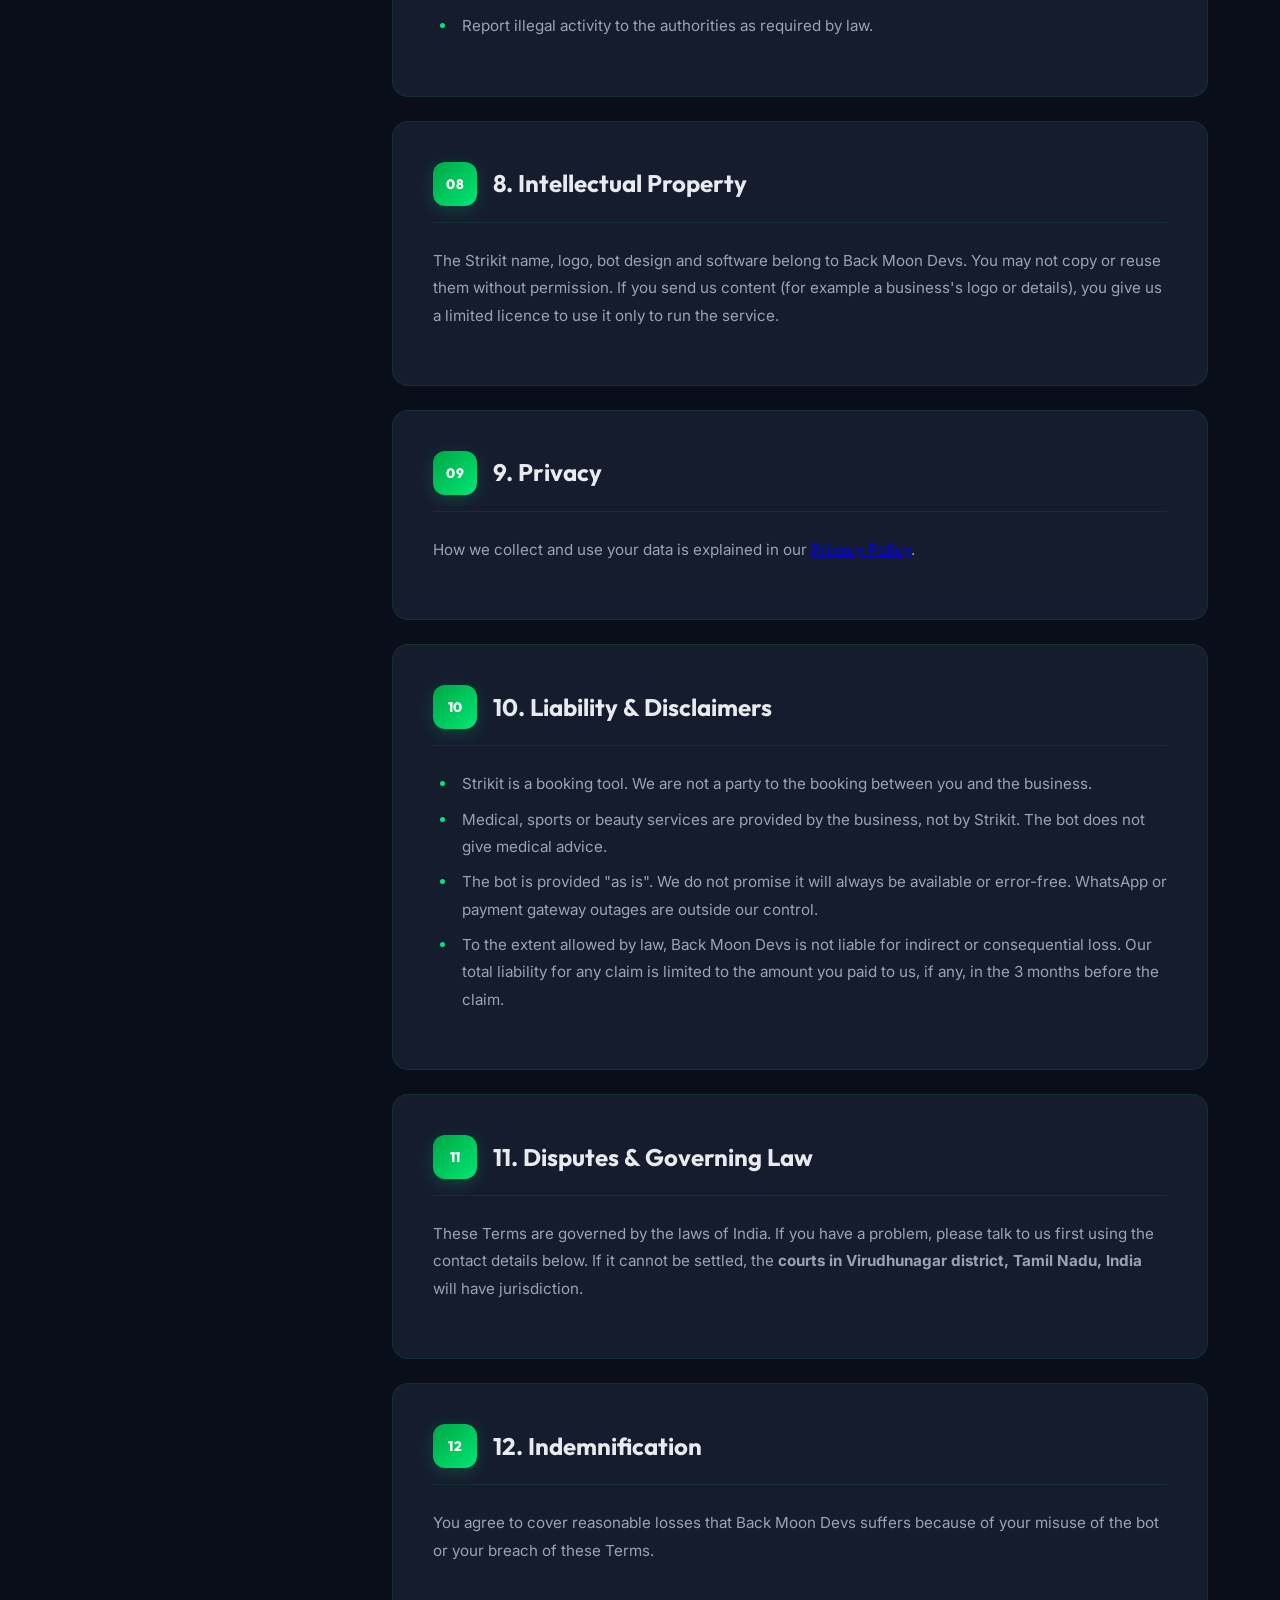
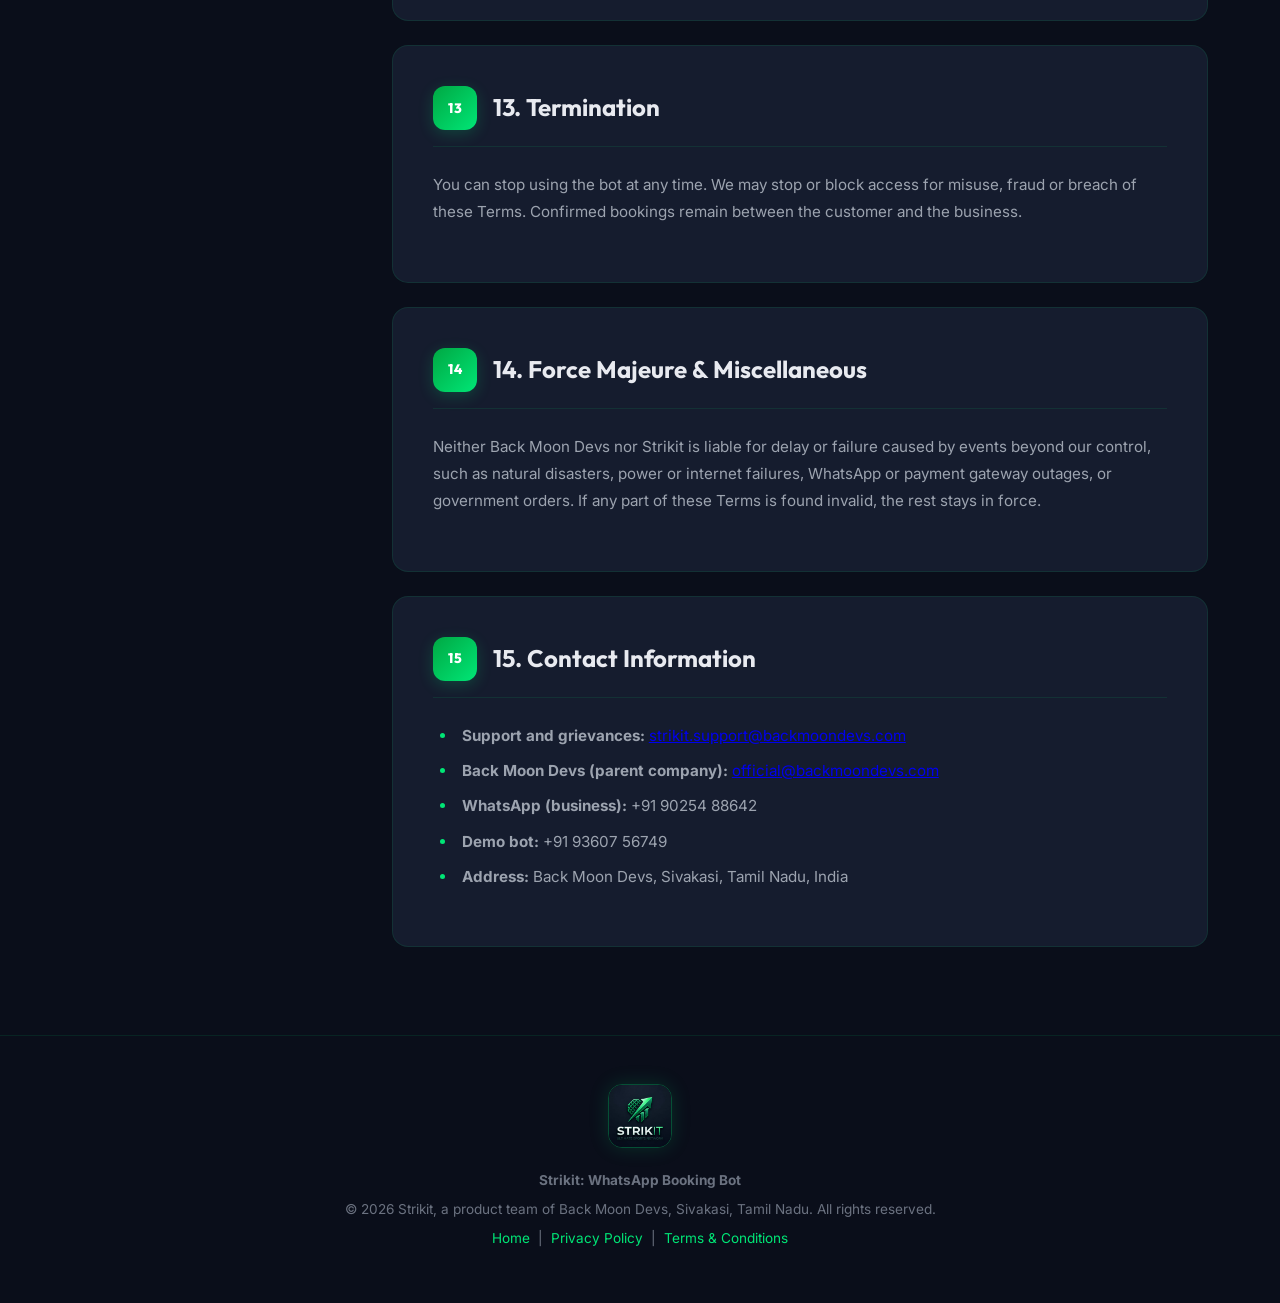
<file: terms.html>
<!DOCTYPE html>
<html lang="en">
<head>
  <meta charset="UTF-8">
  <meta name="viewport" content="width=device-width, initial-scale=1.0">
  <meta name="description" content="Terms and Conditions for Strikit, a WhatsApp booking bot for turfs, clinics, salons and more. Covers bookings, payments, conduct and liability. Developed by Back Moon Devs.">
  <meta name="keywords" content="Strikit, terms and conditions, WhatsApp booking bot, slot booking, appointment booking, Back Moon Devs">
  <meta name="author" content="Back Moon Devs">
  <meta name="robots" content="index, follow">
  <meta property="og:title" content="Terms & Conditions | Strikit WhatsApp Booking Bot">
  <meta property="og:description" content="Terms and Conditions for the Strikit WhatsApp booking bot. Developed by Back Moon Devs.">
  <meta property="og:type" content="website">
  <title>Terms & Conditions | Strikit WhatsApp Booking Bot | Back Moon Devs</title>
  <link rel="icon" href="logo.jpeg" type="image/jpeg">
  <link rel="stylesheet" href="styles.css">
</head>
<body>
  <div class="bg-effects">
    <div class="bg-orb bg-orb-1"></div>
    <div class="bg-orb bg-orb-2"></div>
    <div class="bg-orb bg-orb-3"></div>
  </div>
  <div class="bg-grid"></div>



  <section class="hero">
    <div class="hero-icon"><svg width="36" height="36" viewBox="0 0 24 24" fill="none" stroke="white" stroke-width="2" stroke-linecap="round" stroke-linejoin="round"><path d="M14 2H6a2 2 0 0 0-2 2v16a2 2 0 0 0 2 2h12a2 2 0 0 0 2-2V8z"/><polyline points="14 2 14 8 20 8"/><line x1="16" y1="13" x2="8" y2="13"/><line x1="16" y1="17" x2="8" y2="17"/><polyline points="10 9 9 9 8 9"/></svg></div>
    <h1>Terms & Conditions</h1>
    <p class="subtitle">Please read these terms before using a Strikit WhatsApp booking bot. By messaging the bot you agree to them.</p>
    <div class="effective-date">
      <span>Last Updated: November 24, 2026</span>
    </div>
  </section>

  <main class="main-container">
    <aside class="sidebar">
      <nav class="toc">
        <div class="toc-title">Table of Contents</div>
        <ul class="toc-list" id="toc-list"></ul>
      </nav>
    </aside>
    <div class="content" id="content-area"></div>
  </main>

  <footer class="footer">
    <img src="logo.jpeg" alt="Strikit" class="footer-logo">
    <p><strong>Strikit: WhatsApp Booking Bot</strong></p>
    <p>&copy; 2026 Strikit, a product team of Back Moon Devs, Sivakasi, Tamil Nadu. All rights reserved.</p>
    <p><a href="index.html">Home</a> &nbsp;|&nbsp; <a href="privacy.html">Privacy Policy</a> &nbsp;|&nbsp; <a href="terms.html">Terms & Conditions</a></p>
  </footer>

  <script src="nav.js"></script>
  <script src="terms-content.js"></script>
  <script>
    createNav('terms');
    const tocList = document.getElementById('toc-list');
    const contentArea = document.getElementById('content-area');

    sections.forEach((s, i) => {
      // TOC item
      const li = document.createElement('li');
      li.innerHTML = `<a href="#${s.id}"><span class="toc-num">${String(i+1).padStart(2,'0')}</span>${s.title.replace(/^\d+\.\s*/,'')}</a>`;
      tocList.appendChild(li);

      // Section
      const div = document.createElement('section');
      div.className = 'section';
      div.id = s.id;
      div.innerHTML = `<div class="section-header"><div class="section-icon">${s.icon}</div><h2>${s.title}</h2></div>${s.html}`;
      contentArea.appendChild(div);
    });

    // Active TOC highlight on scroll
    const tocLinks = document.querySelectorAll('.toc-list a');
    const sectionEls = document.querySelectorAll('.section');

    const observer = new IntersectionObserver((entries) => {
      entries.forEach(entry => {
        if (entry.isIntersecting) {
          tocLinks.forEach(l => l.classList.remove('active'));
          const active = document.querySelector(`.toc-list a[href="#${entry.target.id}"]`);
          if (active) active.classList.add('active');
        }
      });
    }, { rootMargin: '-20% 0px -70% 0px' });

    sectionEls.forEach(s => observer.observe(s));


  </script>
</body>
</html>
</file>
<file: styles.css>
@import url('https://fonts.googleapis.com/css2?family=Inter:wght@300;400;500;600;700;800;900&family=Outfit:wght@400;500;600;700;800&display=swap');

*, *::before, *::after {
  margin: 0;
  padding: 0;
  box-sizing: border-box;
}

:root {
  --bg-primary: #0a0e1a;
  --bg-secondary: #111827;
  --bg-card: #151c2e;
  --bg-card-hover: #1a2338;
  --green-primary: #00e676;
  --green-secondary: #00c853;
  --green-dark: #00a843;
  --green-glow: rgba(0, 230, 118, 0.15);
  --green-glow-strong: rgba(0, 230, 118, 0.3);
  --text-primary: #e8eaf0;
  --text-secondary: #9ca3af;
  --text-muted: #6b7280;
  --border-color: rgba(0, 230, 118, 0.1);
  --border-active: rgba(0, 230, 118, 0.3);
  --warning-red: #ef4444;
  --warning-bg: rgba(239, 68, 68, 0.08);
  --warning-border: rgba(239, 68, 68, 0.2);
  --caution-orange: #f59e0b;
  --caution-bg: rgba(245, 158, 11, 0.08);
  --caution-border: rgba(245, 158, 11, 0.2);
}

html {
  scroll-behavior: smooth;
}

body {
  font-family: 'Inter', sans-serif;
  background: var(--bg-primary);
  color: var(--text-primary);
  line-height: 1.8;
  min-height: 100vh;
  overflow-x: hidden;
  -webkit-tap-highlight-color: transparent;
  caret-color: transparent;
}

/* Prevent image download on long press */
img {
  -webkit-touch-callout: none;
  -webkit-user-select: none;
  user-select: none;
  pointer-events: none;
}

a img, .logo-area img {
  pointer-events: auto;
  -webkit-touch-callout: none;
}

/* Background Effects */
.bg-effects {
  position: fixed;
  top: 0; left: 0;
  width: 100%; height: 100%;
  pointer-events: none;
  z-index: -1;
  overflow: hidden;
}

.bg-orb {
  position: absolute;
  border-radius: 50%;
  filter: blur(120px);
  opacity: 0;
  animation: orbFloat 20s ease-in-out infinite;
}

.bg-orb-1 {
  width: 500px; height: 500px;
  background: radial-gradient(circle, rgba(0,230,118,0.12), transparent 70%);
  top: -200px; right: -300px;
  animation-delay: 0s;
}

.bg-orb-2 {
  width: 400px; height: 400px;
  background: radial-gradient(circle, rgba(0,200,83,0.08), transparent 70%);
  bottom: -100px; left: -350px;
  animation-delay: -7s;
}

.bg-orb-3 {
  width: 300px; height: 300px;
  background: radial-gradient(circle, rgba(0,230,118,0.06), transparent 70%);
  top: -150px; right: -200px;
  animation-delay: -14s;
}

@keyframes orbFloat {
  0%, 100% { transform: translate(0, 0) scale(1); }
  33% { transform: translate(30px, -40px) scale(1.05); }
  66% { transform: translate(-20px, 20px) scale(0.95); }
}

/* Grid pattern overlay */
.bg-grid {
  position: fixed;
  top: 0; left: 0;
  width: 100%; height: 100%;
  background-image: 
    linear-gradient(rgba(0,230,118,0.02) 1px, transparent 1px),
    linear-gradient(90deg, rgba(0,230,118,0.02) 1px, transparent 1px);
  background-size: 60px 60px;
  pointer-events: none;
  z-index: -1;
}

/* Header */
.header {
  position: sticky;
  top: 0;
  z-index: 100;
  background: rgba(10, 14, 26, 0.85);
  backdrop-filter: blur(20px);
  border-bottom: 1px solid var(--border-color);
  padding: 0.8rem 0;
  transition: all 0.3s ease;
}

.header.scrolled {
  box-shadow: 0 4px 30px rgba(0, 0, 0, 0.4);
}

.header-inner {
  max-width: 1200px;
  margin: 0 auto;
  padding: 0 2rem;
  display: flex;
  align-items: center;
  justify-content: space-between;
}

.logo-area {
  display: flex;
  align-items: center;
  gap: 1rem;
  text-decoration: none;
}

.logo-img {
  width: 50px;
  height: 50px;
  border-radius: 12px;
  object-fit: cover;
  border: 1px solid var(--border-active);
  box-shadow: 0 0 20px var(--green-glow);
}

.logo-text {
  font-family: 'Outfit', sans-serif;
  font-size: 1.6rem;
  font-weight: 800;
  letter-spacing: 2px;
}

.logo-text span:first-child {
  color: var(--text-primary);
}

.logo-text span:last-child {
  color: var(--green-primary);
}

.header-badge {
  font-size: 0.75rem;
  font-weight: 600;
  color: var(--green-primary);
  background: var(--green-glow);
  border: 1px solid var(--border-active);
  padding: 0.35rem 1rem;
  border-radius: 50px;
  letter-spacing: 1px;
  text-transform: uppercase;
}

/* Hero Section */
.hero {
  position: relative;
  z-index: 1;
  text-align: center;
  padding: 5rem 2rem 3rem;
  max-width: 900px;
  margin: 0 auto;
}

.hero-icon {
  width: 80px;
  height: 80px;
  margin: 0 auto 1.5rem;
  background: linear-gradient(135deg, var(--green-dark), var(--green-primary));
  border-radius: 20px;
  display: flex;
  align-items: center;
  justify-content: center;
  box-shadow: 0 8px 40px var(--green-glow-strong);
  animation: heroGlow 3s ease-in-out infinite alternate;
}

.hero-icon svg {
  width: 36px;
  height: 36px;
}

@keyframes heroGlow {
  from { box-shadow: 0 8px 40px var(--green-glow); }
  to { box-shadow: 0 8px 60px var(--green-glow-strong); }
}

.hero h1 {
  font-family: 'Outfit', sans-serif;
  font-size: 3rem;
  font-weight: 800;
  margin-bottom: 1rem;
  background: linear-gradient(135deg, var(--text-primary), var(--green-primary));
  -webkit-background-clip: text;
  -webkit-text-fill-color: transparent;
  background-clip: text;
}

.hero .subtitle {
  font-size: 1.1rem;
  color: var(--text-secondary);
  max-width: 650px;
  margin: 0 auto 1.5rem;
}

.effective-date {
  display: inline-flex;
  align-items: center;
  gap: 0.5rem;
  font-size: 0.85rem;
  color: var(--green-primary);
  background: var(--green-glow);
  border: 1px solid var(--border-active);
  padding: 0.5rem 1.2rem;
  border-radius: 50px;
}

/* Main Content */
.main-container {
  position: relative;
  z-index: 1;
  max-width: 1200px;
  margin: 0 auto;
  padding: 2rem;
  display: grid;
  grid-template-columns: 280px 1fr;
  gap: 2.5rem;
}

/* Sidebar / TOC */
.sidebar {
  position: sticky;
  top: 100px;
  align-self: start;
  max-height: calc(100vh - 120px);
  overflow-y: auto;
}

.toc {
  background: var(--bg-card);
  border: 1px solid var(--border-color);
  border-radius: 16px;
  padding: 1.5rem;
}

.toc-title {
  font-family: 'Outfit', sans-serif;
  font-size: 0.85rem;
  font-weight: 700;
  text-transform: uppercase;
  letter-spacing: 2px;
  color: var(--green-primary);
  margin-bottom: 1rem;
  padding-bottom: 0.75rem;
  border-bottom: 1px solid var(--border-color);
}

.toc-list {
  list-style: none;
  display: flex;
  flex-direction: column;
  gap: 0.25rem;
}

.toc-list a {
  display: flex;
  align-items: center;
  gap: 0.6rem;
  padding: 0.55rem 0.75rem;
  border-radius: 8px;
  text-decoration: none;
  color: var(--text-secondary);
  font-size: 0.82rem;
  font-weight: 500;
  transition: all 0.2s ease;
}

.toc-list a:hover, .toc-list a.active {
  color: var(--green-primary);
  background: var(--green-glow);
}

.toc-list a .toc-num {
  font-size: 0.7rem;
  font-weight: 700;
  color: var(--text-muted);
  min-width: 22px;
}

.toc-list a:hover .toc-num, .toc-list a.active .toc-num {
  color: var(--green-primary);
}

/* Content */
.content {
  min-width: 0;
}

.section {
  background: var(--bg-card);
  border: 1px solid var(--border-color);
  border-radius: 16px;
  padding: 2.5rem;
  margin-bottom: 1.5rem;
  transition: border-color 0.3s ease, box-shadow 0.3s ease;
}

.section:hover {
  border-color: var(--border-active);
  box-shadow: 0 0 30px rgba(0, 230, 118, 0.03);
}

.section-header {
  display: flex;
  align-items: center;
  gap: 1rem;
  margin-bottom: 1.5rem;
  padding-bottom: 1rem;
  border-bottom: 1px solid var(--border-color);
}

.section-icon {
  width: 44px;
  height: 44px;
  background: linear-gradient(135deg, var(--green-dark), var(--green-primary));
  border: none;
  border-radius: 12px;
  display: flex;
  align-items: center;
  justify-content: center;
  font-family: 'Outfit', sans-serif;
  font-size: 0.85rem;
  font-weight: 800;
  color: #fff;
  flex-shrink: 0;
  letter-spacing: 0.5px;
  box-shadow: 0 4px 15px rgba(0, 230, 118, 0.2);
}

.section h2 {
  font-family: 'Outfit', sans-serif;
  font-size: 1.5rem;
  font-weight: 700;
  color: var(--text-primary);
}

.section h3 {
  font-family: 'Outfit', sans-serif;
  font-size: 1.15rem;
  font-weight: 600;
  color: var(--green-primary);
  margin: 1.8rem 0 0.8rem;
}

.section p {
  color: var(--text-secondary);
  margin-bottom: 1rem;
  font-size: 0.95rem;
}

.section ul, .section ol {
  padding-left: 1.5rem;
  margin-bottom: 1rem;
}

.section li {
  color: var(--text-secondary);
  font-size: 0.95rem;
  margin-bottom: 0.5rem;
  padding-left: 0.3rem;
}

.section li::marker {
  color: var(--green-primary);
}

/* Alert Boxes */
.alert-box {
  border-radius: 12px;
  padding: 1.2rem 1.5rem;
  margin: 1.5rem 0;
  display: flex;
  gap: 0.8rem;
  align-items: flex-start;
}

.alert-box .alert-icon {
  width: 28px;
  height: 28px;
  border-radius: 50%;
  display: flex;
  align-items: center;
  justify-content: center;
  font-family: 'Outfit', sans-serif;
  font-size: 0.9rem;
  font-weight: 800;
  flex-shrink: 0;
  margin-top: 2px;
}

.alert-danger .alert-icon {
  background: rgba(239, 68, 68, 0.2);
  color: var(--warning-red);
  border: 1px solid rgba(239, 68, 68, 0.4);
}

.alert-warning .alert-icon {
  background: rgba(245, 158, 11, 0.2);
  color: var(--caution-orange);
  border: 1px solid rgba(245, 158, 11, 0.4);
}

.alert-info .alert-icon {
  background: rgba(0, 230, 118, 0.2);
  color: var(--green-primary);
  border: 1px solid rgba(0, 230, 118, 0.4);
}

.alert-box p {
  margin: 0;
}

.alert-danger {
  background: var(--warning-bg);
  border: 1px solid var(--warning-border);
}

.alert-danger .alert-icon { color: var(--warning-red); }
.alert-danger p { color: #fca5a5; }
.alert-danger strong { color: var(--warning-red); }

.alert-warning {
  background: var(--caution-bg);
  border: 1px solid var(--caution-border);
}

.alert-warning .alert-icon { color: var(--caution-orange); }
.alert-warning p { color: #fcd34d; }
.alert-warning strong { color: var(--caution-orange); }

.alert-info {
  background: var(--green-glow);
  border: 1px solid var(--border-active);
}

.alert-info .alert-icon { color: var(--green-primary); }
.alert-info p { color: #86efac; }
.alert-info strong { color: var(--green-primary); }

/* Punishment Table */
.punishment-table-wrap {
  overflow-x: auto;
  margin: 1.5rem 0;
  border-radius: 12px;
  border: 1px solid var(--border-color);
}

.punishment-table {
  width: 100%;
  border-collapse: collapse;
  font-size: 0.9rem;
}

.punishment-table thead {
  background: rgba(0, 230, 118, 0.08);
}

.punishment-table th {
  font-family: 'Outfit', sans-serif;
  font-weight: 700;
  font-size: 0.8rem;
  text-transform: uppercase;
  letter-spacing: 1px;
  color: var(--green-primary);
  padding: 1rem 1.2rem;
  text-align: left;
  border-bottom: 1px solid var(--border-active);
}

.punishment-table td {
  padding: 0.9rem 1.2rem;
  color: var(--text-secondary);
  border-bottom: 1px solid var(--border-color);
  vertical-align: top;
}

.punishment-table tbody tr:hover {
  background: rgba(0, 230, 118, 0.03);
}

.severity-badge {
  display: inline-block;
  padding: 0.2rem 0.7rem;
  border-radius: 50px;
  font-size: 0.75rem;
  font-weight: 700;
  text-transform: uppercase;
  letter-spacing: 0.5px;
}

.severity-critical {
  background: rgba(239, 68, 68, 0.15);
  color: #f87171;
  border: 1px solid rgba(239, 68, 68, 0.3);
}

.severity-high {
  background: rgba(245, 158, 11, 0.15);
  color: #fbbf24;
  border: 1px solid rgba(245, 158, 11, 0.3);
}

.severity-medium {
  background: rgba(59, 130, 246, 0.15);
  color: #60a5fa;
  border: 1px solid rgba(59, 130, 246, 0.3);
}

/* Footer */
.footer {
  position: relative;
  z-index: 1;
  text-align: center;
  padding: 3rem 2rem;
  margin-top: 2rem;
  border-top: 1px solid var(--border-color);
}

.footer-logo {
  width: 64px;
  height: 64px;
  border-radius: 14px;
  margin: 0 auto 1.2rem;
  display: block;
  object-fit: cover;
  border: 1px solid var(--border-active);
  box-shadow: 0 0 20px var(--green-glow);
}

.footer p {
  color: var(--text-muted);
  font-size: 0.85rem;
  margin-bottom: 0.3rem;
}

.footer a {
  color: var(--green-primary);
  text-decoration: none;
}

.footer a:hover {
  text-decoration: underline;
}

/* Scrollbar */
::-webkit-scrollbar {
  width: 6px;
}
::-webkit-scrollbar-track {
  background: var(--bg-primary);
}
::-webkit-scrollbar-thumb {
  background: var(--border-active);
  border-radius: 3px;
}

/* Responsive */
@media (max-width: 900px) {
  .main-container {
    grid-template-columns: 1fr;
    gap: 1.5rem;
  }
  .sidebar {
    position: static;
    max-height: none;
    overflow-y: visible;
  }
  .toc {
    max-height: 250px;
    overflow-y: auto;
  }
  .hero h1 {
    font-size: 2.2rem;
  }
  .section {
    padding: 1.5rem;
    overflow-x: auto;
  }
  .section-header {
    flex-wrap: wrap;
  }
  .section h2 {
    font-size: 1.2rem;
  }
  .punishment-table {
    font-size: 0.8rem;
  }
  .punishment-table th,
  .punishment-table td {
    padding: 0.6rem 0.8rem;
  }
  .alert-box {
    flex-direction: column;
    gap: 0.5rem;
  }
}

@media (max-width: 600px) {
  .header-inner {
    padding: 0 1rem;
  }
  .header-badge {
    display: none;
  }
  .hero {
    padding: 3rem 1rem 2rem;
  }
  .hero h1 {
    font-size: 1.6rem;
  }
  .hero .subtitle {
    font-size: 0.9rem;
  }
  .main-container {
    padding: 0.75rem;
  }
  .section {
    padding: 1.2rem;
    border-radius: 12px;
  }
  .section h2 {
    font-size: 1.1rem;
  }
  .section h3 {
    font-size: 1rem;
  }
  .section p, .section li {
    font-size: 0.85rem;
  }
  .effective-date {
    font-size: 0.75rem;
    padding: 0.4rem 0.8rem;
  }
  .footer {
    padding: 2rem 1rem;
  }
}

/* ===== NAVIGATION ===== */
.main-nav {
  display: flex;
  align-items: center;
  gap: 0.5rem;
}

.nav-link {
  font-family: 'Inter', sans-serif;
  font-size: 0.85rem;
  font-weight: 500;
  color: var(--text-secondary);
  text-decoration: none;
  padding: 0.5rem 1rem;
  border-radius: 8px;
  transition: all 0.2s ease;
}

.nav-link:hover {
  color: var(--green-primary);
  background: var(--green-glow);
}

.nav-link.active {
  color: var(--green-primary);
  background: var(--green-glow);
  border: 1px solid var(--border-active);
}

.mobile-menu-btn {
  display: none;
  flex-direction: column;
  gap: 5px;
  background: none;
  border: none;
  cursor: pointer;
  padding: 4px;
}

.mobile-menu-btn span {
  width: 24px;
  height: 2px;
  background: var(--text-primary);
  border-radius: 2px;
  transition: all 0.3s ease;
}

.mobile-menu-btn.open span:nth-child(1) { transform: rotate(45deg) translate(5px, 5px); }
.mobile-menu-btn.open span:nth-child(2) { opacity: 0; }
.mobile-menu-btn.open span:nth-child(3) { transform: rotate(-45deg) translate(5px, -5px); }

@media (max-width: 768px) {
  .mobile-menu-btn { display: flex; }
  .main-nav {
    display: none;
    position: absolute;
    top: 100%;
    left: 0;
    right: 0;
    flex-direction: column;
    background: rgba(10, 14, 26, 0.97);
    backdrop-filter: blur(20px);
    border-bottom: 1px solid var(--border-color);
    padding: 1rem;
    gap: 0.25rem;
  }
  .main-nav.mobile-open { display: flex; }
  .nav-link { width: 100%; padding: 0.75rem 1rem; }
}

/* ===== HOME PAGE ===== */
.home-hero {
  position: relative;
  z-index: 1;
  padding: 7rem 2rem 4rem;
  text-align: center;
}

.home-hero-content {
  max-width: 800px;
  margin: 0 auto;
}

.hero-trust-row {
  margin-bottom: 1.5rem;
}

.hero-trust-badge {
  display: inline-flex;
  align-items: center;
  gap: 0.5rem;
  font-family: 'Inter', sans-serif;
  font-size: 0.8rem;
  font-weight: 600;
  color: var(--green-primary);
  background: var(--green-glow);
  border: 1px solid var(--border-active);
  padding: 0.4rem 1.2rem;
  border-radius: 50px;
  letter-spacing: 0.5px;
}

.home-hero-logo {
  width: 100px;
  height: 100px;
  border-radius: 24px;
  object-fit: cover;
  border: 2px solid var(--border-active);
  box-shadow: 0 0 60px var(--green-glow-strong);
  margin-bottom: 1.5rem;
  animation: heroGlow 3s ease-in-out infinite alternate;
}

.home-hero h1 {
  font-family: 'Outfit', sans-serif;
  font-size: 3.8rem;
  font-weight: 900;
  color: var(--text-primary);
  margin-bottom: 0.5rem;
  line-height: 1.15;
}

.highlight {
  color: var(--green-primary);
}

.home-hero-tagline {
  font-family: 'Outfit', sans-serif;
  font-size: 1rem;
  font-weight: 600;
  color: var(--green-primary);
  letter-spacing: 4px;
  text-transform: uppercase;
  margin-bottom: 1.2rem;
  opacity: 0.8;
}

.home-hero-desc {
  font-size: 1.05rem;
  color: var(--text-secondary);
  max-width: 600px;
  margin: 0 auto 2rem;
  line-height: 1.8;
}

.home-hero-actions {
  display: flex;
  gap: 1rem;
  justify-content: center;
  flex-wrap: wrap;
  margin-bottom: 2.5rem;
}

.hero-sports-tags {
  display: flex;
  gap: 0.5rem;
  justify-content: center;
  flex-wrap: wrap;
}

.sport-tag {
  font-size: 0.75rem;
  font-weight: 600;
  color: var(--text-muted);
  background: rgba(255,255,255,0.04);
  border: 1px solid rgba(255,255,255,0.06);
  padding: 0.3rem 0.8rem;
  border-radius: 50px;
  letter-spacing: 0.5px;
  transition: all 0.2s ease;
}

.sport-tag:hover {
  color: var(--green-primary);
  border-color: var(--border-active);
  background: var(--green-glow);
}

.btn {
  font-family: 'Inter', sans-serif;
  font-size: 0.9rem;
  font-weight: 600;
  padding: 0.85rem 2.2rem;
  border-radius: 12px;
  text-decoration: none;
  transition: all 0.3s ease;
  cursor: pointer;
  border: none;
  display: inline-flex;
  align-items: center;
  gap: 0.5rem;
}

.btn-primary {
  background: linear-gradient(135deg, var(--green-dark), var(--green-primary));
  color: #fff;
  box-shadow: 0 4px 20px rgba(0, 230, 118, 0.3);
}

.btn-primary:hover {
  box-shadow: 0 8px 35px rgba(0, 230, 118, 0.5);
  transform: translateY(-3px);
}

.btn-outline {
  background: transparent;
  color: var(--green-primary);
  border: 1px solid var(--border-active);
}

.btn-outline:hover {
  background: var(--green-glow);
  transform: translateY(-3px);
}

/* ===== STATS BANNER ===== */
.stats-banner {
  position: relative;
  z-index: 1;
  background: linear-gradient(135deg, rgba(0, 230, 118, 0.06), rgba(0, 168, 67, 0.03));
  border-top: 1px solid var(--border-color);
  border-bottom: 1px solid var(--border-color);
  padding: 2rem;
}

.stats-banner-inner {
  max-width: 900px;
  margin: 0 auto;
  display: flex;
  justify-content: space-around;
  align-items: center;
  gap: 1rem;
}

.stat-item {
  text-align: center;
}

.stat-item .stat-num {
  font-family: 'Outfit', sans-serif;
  font-size: 2.5rem;
  font-weight: 900;
  color: var(--green-primary);
  display: inline;
  line-height: 1;
}

.stat-plus {
  font-family: 'Outfit', sans-serif;
  font-size: 1.8rem;
  font-weight: 900;
  color: var(--green-primary);
}

.stat-item .stat-label {
  display: block;
  font-size: 0.75rem;
  color: var(--text-muted);
  text-transform: uppercase;
  letter-spacing: 1.5px;
  font-weight: 600;
  margin-top: 0.25rem;
}

.stat-divider {
  width: 1px;
  height: 40px;
  background: var(--border-color);
}

/* ===== STEPS / HOW IT WORKS ===== */
.steps-grid {
  display: grid;
  grid-template-columns: repeat(3, 1fr);
  gap: 2rem;
  position: relative;
}

.step-card {
  position: relative;
  background: var(--bg-card);
  border: 1px solid var(--border-color);
  border-radius: 20px;
  padding: 2.5rem 2rem 2rem;
  text-align: center;
  transition: all 0.3s ease;
}

.step-card:hover {
  border-color: var(--border-active);
  transform: translateY(-6px);
  box-shadow: 0 12px 40px rgba(0, 230, 118, 0.1);
}

.step-number {
  position: absolute;
  top: -18px;
  left: 50%;
  transform: translateX(-50%);
  width: 36px;
  height: 36px;
  background: linear-gradient(135deg, var(--green-dark), var(--green-primary));
  color: #fff;
  font-family: 'Outfit', sans-serif;
  font-size: 1rem;
  font-weight: 800;
  border-radius: 50%;
  display: flex;
  align-items: center;
  justify-content: center;
  box-shadow: 0 4px 15px rgba(0, 230, 118, 0.4);
}

.step-line {
  display: none;
}

.step-icon {
  width: 60px;
  height: 60px;
  background: var(--green-glow);
  border: 1px solid var(--border-active);
  border-radius: 16px;
  display: flex;
  align-items: center;
  justify-content: center;
  color: var(--green-primary);
  margin: 0.5rem auto 1.2rem;
}

.step-card h3 {
  font-family: 'Outfit', sans-serif;
  font-size: 1.15rem;
  font-weight: 700;
  color: var(--text-primary);
  margin-bottom: 0.5rem;
}

.step-card p {
  font-size: 0.9rem;
  color: var(--text-secondary);
  line-height: 1.7;
}

/* ===== HOME SECTIONS ===== */
.home-section {
  position: relative;
  z-index: 1;
  padding: 5rem 2rem;
}

.home-section-inner {
  max-width: 1100px;
  margin: 0 auto;
}

.section-label {
  font-family: 'Outfit', sans-serif;
  font-size: 0.8rem;
  font-weight: 700;
  text-transform: uppercase;
  letter-spacing: 3px;
  color: var(--green-primary);
  margin-bottom: 0.75rem;
}

.home-section h2 {
  font-family: 'Outfit', sans-serif;
  font-size: 2.5rem;
  font-weight: 800;
  color: var(--text-primary);
  margin-bottom: 1rem;
}

.section-lead {
  font-size: 1.05rem;
  color: var(--text-secondary);
  max-width: 700px;
  margin-bottom: 2.5rem;
  line-height: 1.8;
}

/* About Cards */
.about-grid {
  display: grid;
  grid-template-columns: repeat(3, 1fr);
  gap: 1.5rem;
  margin-bottom: 2.5rem;
}

.about-card {
  background: var(--bg-card);
  border: 1px solid var(--border-color);
  border-radius: 16px;
  padding: 2rem;
  transition: all 0.4s ease;
}

.about-card:hover {
  border-color: var(--border-active);
  transform: translateY(-6px);
  box-shadow: 0 12px 40px rgba(0, 230, 118, 0.1);
}

.about-card-icon {
  width: 52px;
  height: 52px;
  background: var(--green-glow);
  border: 1px solid var(--border-active);
  border-radius: 14px;
  display: flex;
  align-items: center;
  justify-content: center;
  color: var(--green-primary);
  margin-bottom: 1.2rem;
}

.about-card h3 {
  font-family: 'Outfit', sans-serif;
  font-size: 1.2rem;
  font-weight: 700;
  color: var(--text-primary);
  margin-bottom: 0.75rem;
}

.about-card p {
  font-size: 0.9rem;
  color: var(--text-secondary);
  line-height: 1.7;
}

.about-story {
  background: var(--bg-card);
  border: 1px solid var(--border-color);
  border-radius: 16px;
  padding: 2.5rem;
}

.about-story h3 {
  font-family: 'Outfit', sans-serif;
  font-size: 1.3rem;
  font-weight: 700;
  color: var(--green-primary);
  margin-bottom: 1rem;
}

.about-story p {
  font-size: 0.95rem;
  color: var(--text-secondary);
  margin-bottom: 1rem;
  line-height: 1.8;
}

/* Features Grid */
.features-grid {
  display: grid;
  grid-template-columns: repeat(3, 1fr);
  gap: 1.5rem;
}

.feature-card {
  background: var(--bg-card);
  border: 1px solid var(--border-color);
  border-radius: 16px;
  padding: 2rem;
  transition: all 0.4s ease;
}

.feature-card:hover {
  border-color: var(--border-active);
  transform: translateY(-6px);
  box-shadow: 0 12px 40px rgba(0, 230, 118, 0.1);
}

.feature-icon-wrap {
  width: 48px;
  height: 48px;
  background: var(--green-glow);
  border: 1px solid var(--border-active);
  border-radius: 12px;
  display: flex;
  align-items: center;
  justify-content: center;
  color: var(--green-primary);
  margin-bottom: 1rem;
}

.feature-card h3 {
  font-family: 'Outfit', sans-serif;
  font-size: 1.1rem;
  font-weight: 700;
  color: var(--text-primary);
  margin-bottom: 0.5rem;
}

.feature-card p {
  font-size: 0.9rem;
  color: var(--text-secondary);
  line-height: 1.7;
}

/* ===== OWNER CTA ===== */
.owner-cta {
  display: grid;
  grid-template-columns: 1fr 1fr;
  gap: 3rem;
  align-items: center;
  background: var(--bg-card);
  border: 1px solid var(--border-color);
  border-radius: 24px;
  padding: 3rem;
}

.owner-cta-content .section-label { margin-bottom: 0.5rem; }
.owner-cta-content h2 { font-size: 2rem; margin-bottom: 0.75rem; }
.owner-cta-content p { color: var(--text-secondary); margin-bottom: 1.5rem; line-height: 1.8; }

.owner-benefits {
  list-style: none;
  margin-bottom: 2rem;
}

.owner-benefits li {
  display: flex;
  align-items: center;
  gap: 0.6rem;
  font-size: 0.9rem;
  color: var(--text-secondary);
  margin-bottom: 0.6rem;
}

/* Mock Dashboard */
.mock-dashboard {
  background: #0d1220;
  border: 1px solid var(--border-color);
  border-radius: 16px;
  padding: 1.2rem;
  overflow: hidden;
}

.mock-bar {
  display: flex;
  gap: 6px;
  margin-bottom: 1rem;
}

.mock-bar span {
  width: 10px;
  height: 10px;
  border-radius: 50%;
  background: var(--text-muted);
  opacity: 0.3;
}

.mock-bar span:first-child { background: #ef4444; opacity: 0.6; }
.mock-bar span:nth-child(2) { background: #f59e0b; opacity: 0.6; }
.mock-bar span:nth-child(3) { background: #22c55e; opacity: 0.6; }

.mock-row {
  display: grid;
  grid-template-columns: 1fr 1fr;
  gap: 0.8rem;
  margin-bottom: 1rem;
}

.mock-stat-card {
  background: var(--bg-card);
  border: 1px solid var(--border-color);
  border-radius: 10px;
  padding: 1rem;
  font-size: 0.75rem;
  color: var(--text-muted);
}

.mock-stat-card strong {
  display: block;
  font-family: 'Outfit', sans-serif;
  font-size: 1.3rem;
  color: var(--green-primary);
  margin-top: 0.3rem;
}

.mock-chart {
  display: flex;
  align-items: flex-end;
  gap: 6px;
  height: 80px;
  padding-top: 0.5rem;
}

.mock-chart .bar {
  flex: 1;
  background: linear-gradient(to top, var(--green-dark), var(--green-primary));
  border-radius: 4px 4px 0 0;
  min-height: 8px;
  opacity: 0.7;
  transition: opacity 0.3s ease;
}

.mock-dashboard:hover .mock-chart .bar { opacity: 1; }

/* Owner QR Wrapper */
.owner-qr-wrapper {
  display: flex;
  align-items: center;
  gap: 2rem;
  margin-top: 1.5rem;
  background: rgba(255, 255, 255, 0.03);
  border: 1px solid var(--border-color);
  padding: 1.5rem;
  border-radius: 18px;
}

.owner-qr-link {
  display: block;
  flex-shrink: 0;
  transition: transform 0.3s ease;
}

.owner-qr-link:hover {
  transform: scale(1.05);
}

.owner-qr-img {
  width: 140px;
  height: 140px;
  border-radius: 12px;
  border: 4px solid #final; /* white border for QR code readability */
  border-color: #ffffff;
  display: block;
  box-shadow: 0 8px 30px rgba(0, 0, 0, 0.3);
}

.owner-qr-details {
  display: flex;
  flex-direction: column;
  align-items: flex-start;
  gap: 0.6rem;
}

.qr-scan-badge {
  display: inline-flex;
  align-items: center;
  gap: 0.5rem;
  font-family: 'Outfit', sans-serif;
  font-size: 1rem;
  font-weight: 600;
  color: #fff;
}

.pulse-dot {
  width: 8px;
  height: 8px;
  background-color: var(--green-primary);
  border-radius: 50%;
  box-shadow: 0 0 0 0 rgba(0, 230, 118, 0.7);
  animation: pulse-green 2s infinite;
}

@keyframes pulse-green {
  0% {
    transform: scale(0.95);
    box-shadow: 0 0 0 0 rgba(0, 230, 118, 0.7);
  }
  70% {
    transform: scale(1);
    box-shadow: 0 0 0 8px rgba(0, 230, 118, 0);
  }
  100% {
    transform: scale(0.95);
    box-shadow: 0 0 0 0 rgba(0, 230, 118, 0);
  }
}

.qr-subtext {
  font-size: 0.8rem;
  color: var(--text-muted);
  margin-bottom: 0.5rem !important;
  line-height: 1.4;
}

/* ===== CONTACT CARDS ===== */
.contact-cards {
  display: grid;
  grid-template-columns: repeat(3, 1fr);
  gap: 1.5rem;
  max-width: 700px;
  margin: 0 auto;
}

.contact-card {
  display: block;
  cursor: pointer;
  color: inherit;
  text-decoration: none;
  background: var(--bg-card);
  border: 1px solid var(--border-color);
  border-radius: 16px;
  padding: 2rem 1.5rem;
  text-align: center;
  transition: all 0.3s ease;
}

.contact-card:hover {
  border-color: var(--border-active);
  transform: translateY(-4px);
}
.contact-card:visited, .contact-card:active { color: inherit; text-decoration: none; }
.contact-card:focus-visible {
  outline: 2px solid var(--green-primary);
  outline-offset: 3px;
  border-color: var(--border-active);
  transform: translateY(-4px);
}

.contact-card svg { margin-bottom: 1rem; }
.contact-card h4 {
  font-family: 'Outfit', sans-serif;
  font-size: 1rem;
  font-weight: 700;
  color: var(--text-primary);
  margin-bottom: 0.3rem;
}
.contact-card p { font-size: 0.85rem; color: var(--text-secondary); opacity: 0.75; }

/* ===== SITE FOOTER ===== */
.site-footer {
  position: relative;
  z-index: 1;
  border-top: 1px solid var(--border-color);
  background: rgba(0,0,0,0.2);
}

.footer-main {
  max-width: 1100px;
  margin: 0 auto;
  display: grid;
  grid-template-columns: 2fr 1fr 1fr 1fr;
  gap: 3rem;
  padding: 4rem 2rem 3rem;
}

.footer-logo-row {
  display: flex;
  align-items: center;
  gap: 1rem;
  margin-bottom: 1rem;
}

.footer-logo-img {
  width: 50px;
  height: 50px;
  border-radius: 12px;
  object-fit: cover;
  border: 1px solid var(--border-active);
  box-shadow: 0 0 20px var(--green-glow);
  flex-shrink: 0;
}

.footer-logo-text {
  font-family: 'Outfit', sans-serif;
  font-size: 1.5rem;
  font-weight: 800;
  letter-spacing: 2px;
  color: var(--text-primary);
  line-height: 1;
}

.footer-logo-text span:last-child { color: var(--green-primary); }

.footer-brand p {
  font-size: 0.85rem;
  color: var(--text-muted);
  line-height: 1.7;
  margin-bottom: 1.2rem;
}

.footer-social {
  display: flex;
  gap: 0.6rem;
}

.social-link {
  width: 36px;
  height: 36px;
  border: 1px solid var(--border-color);
  border-radius: 10px;
  display: flex;
  align-items: center;
  justify-content: center;
  color: var(--text-muted);
  transition: all 0.2s ease;
}

.social-link:hover {
  color: var(--green-primary);
  border-color: var(--border-active);
  background: var(--green-glow);
}

.footer-links-group h4 {
  font-family: 'Outfit', sans-serif;
  font-size: 0.9rem;
  font-weight: 700;
  color: var(--text-primary);
  margin-bottom: 1rem;
  text-transform: uppercase;
  letter-spacing: 1px;
}

.footer-links-group a {
  display: block;
  font-size: 0.85rem;
  color: var(--text-muted);
  text-decoration: none;
  margin-bottom: 0.6rem;
  transition: color 0.2s ease;
}

.footer-links-group a:hover { color: var(--green-primary); }

.footer-bottom {
  border-top: 1px solid var(--border-color);
  text-align: center;
  padding: 1.5rem 2rem;
}

.footer-bottom p {
  font-size: 0.8rem;
  color: var(--text-muted);
}

/* ===== FADE-IN ANIMATION ===== */
.fade-in {
  opacity: 0;
  transform: translateY(30px);
  transition: opacity 0.6s ease, transform 0.6s ease;
}

.fade-in.visible {
  opacity: 1;
  transform: translateY(0);
}

/* ===== RESPONSIVE — HOME ===== */
@media (max-width: 900px) {
  .about-grid, .features-grid, .steps-grid { grid-template-columns: 1fr 1fr; }
  .home-hero h1 { font-size: 2.8rem; }
  .owner-cta { grid-template-columns: 1fr; }
  .owner-cta-visual { display: none; }
  .footer-main { grid-template-columns: 1fr 1fr; gap: 2rem; }
  .contact-cards { grid-template-columns: 1fr; max-width: 300px; }
}

@media (max-width: 600px) {
  .about-grid, .features-grid, .steps-grid { grid-template-columns: 1fr; }
  .home-hero { padding: 5rem 1.2rem 3rem; }
  .home-hero h1 { font-size: 2.2rem; }
  .home-section { padding: 3rem 1.2rem; }
  .home-section h2 { font-size: 1.8rem; }
  .stats-banner-inner { flex-wrap: wrap; gap: 1.5rem; }
  .stat-divider { display: none; }
  .stat-item .stat-num { font-size: 2rem; }
  .footer-main { grid-template-columns: 1fr; gap: 2rem; padding: 3rem 1.5rem 2rem; }
  .owner-cta { padding: 2rem 1.5rem; }
  .owner-cta-content h2 { font-size: 1.5rem; }
  .owner-qr-wrapper {
    flex-direction: column;
    text-align: center;
    gap: 1.2rem;
    padding: 1.5rem 1rem;
  }
  .owner-qr-details {
    align-items: center;
  }
}

/* ===== BRAND SHOWCASE VIDEO SECTION ===== */
.brand-showcase-section {
  border-top: 1px solid var(--border-color);
  padding-bottom: 3rem;
}

.showcase-container {
  display: grid;
  grid-template-columns: 320px 1fr;
  gap: 4rem;
  align-items: center;
}

.showcase-video-wrap {
  width: 100%;
  max-width: 320px;
  aspect-ratio: 9/16;
  border-radius: 20px;
  overflow: hidden;
  border: 2px solid var(--border-active);
  box-shadow: 0 0 40px var(--green-glow-strong);
  position: relative;
  background: #0d1220;
}

.showcase-video {
  width: 100%;
  height: 100%;
  object-fit: cover;
  display: block;
}

.video-unmute-btn {
  position: absolute;
  bottom: 16px;
  left: 50%;
  transform: translateX(-50%);
  display: flex;
  align-items: center;
  gap: 8px;
  padding: 10px 18px;
  border: 1px solid rgba(0, 255, 135, 0.5);
  border-radius: 30px;
  background: rgba(0, 0, 0, 0.7);
  backdrop-filter: blur(8px);
  color: #fff;
  font-size: 0.85rem;
  font-family: var(--font-body);
  cursor: pointer;
  z-index: 10;
  transition: all 0.3s ease;
  animation: unmutePulse 2s ease-in-out infinite;
}

.video-unmute-btn:hover {
  background: rgba(0, 255, 135, 0.2);
  border-color: var(--green-primary);
}

.video-unmute-btn.hidden {
  opacity: 0;
  pointer-events: none;
  transform: translateX(-50%) scale(0.8);
}

@keyframes unmutePulse {
  0%, 100% { box-shadow: 0 0 0 0 rgba(0, 255, 135, 0.4); }
  50% { box-shadow: 0 0 0 10px rgba(0, 255, 135, 0); }
}

.showcase-content {
  display: flex;
  flex-direction: column;
  align-items: flex-start;
  text-align: left;
}

.showcase-content h2 {
  font-size: 2.5rem;
  margin-bottom: 1rem;
}

.showcase-content p {
  color: var(--text-secondary);
  font-size: 1.05rem;
  line-height: 1.8;
  margin-bottom: 2rem;
}

.showcase-points {
  display: flex;
  flex-direction: column;
  gap: 1.5rem;
  margin-bottom: 2.5rem;
}

.showcase-point {
  display: flex;
  gap: 1rem;
  align-items: flex-start;
}

.showcase-point svg {
  flex-shrink: 0;
  margin-top: 4px;
}

.showcase-point h4 {
  font-family: 'Outfit', sans-serif;
  font-size: 1.15rem;
  font-weight: 700;
  color: var(--text-primary);
  margin-bottom: 0.25rem;
}

.showcase-point p {
  font-size: 0.9rem;
  color: var(--text-secondary);
  margin: 0;
  line-height: 1.6;
}

@media (max-width: 900px) {
  .showcase-container {
    grid-template-columns: 1fr;
    gap: 3rem;
    justify-items: center;
  }
  .showcase-content {
    align-items: center;
    text-align: center;
  }
  .showcase-point {
    text-align: left;
  }
}
</file>
